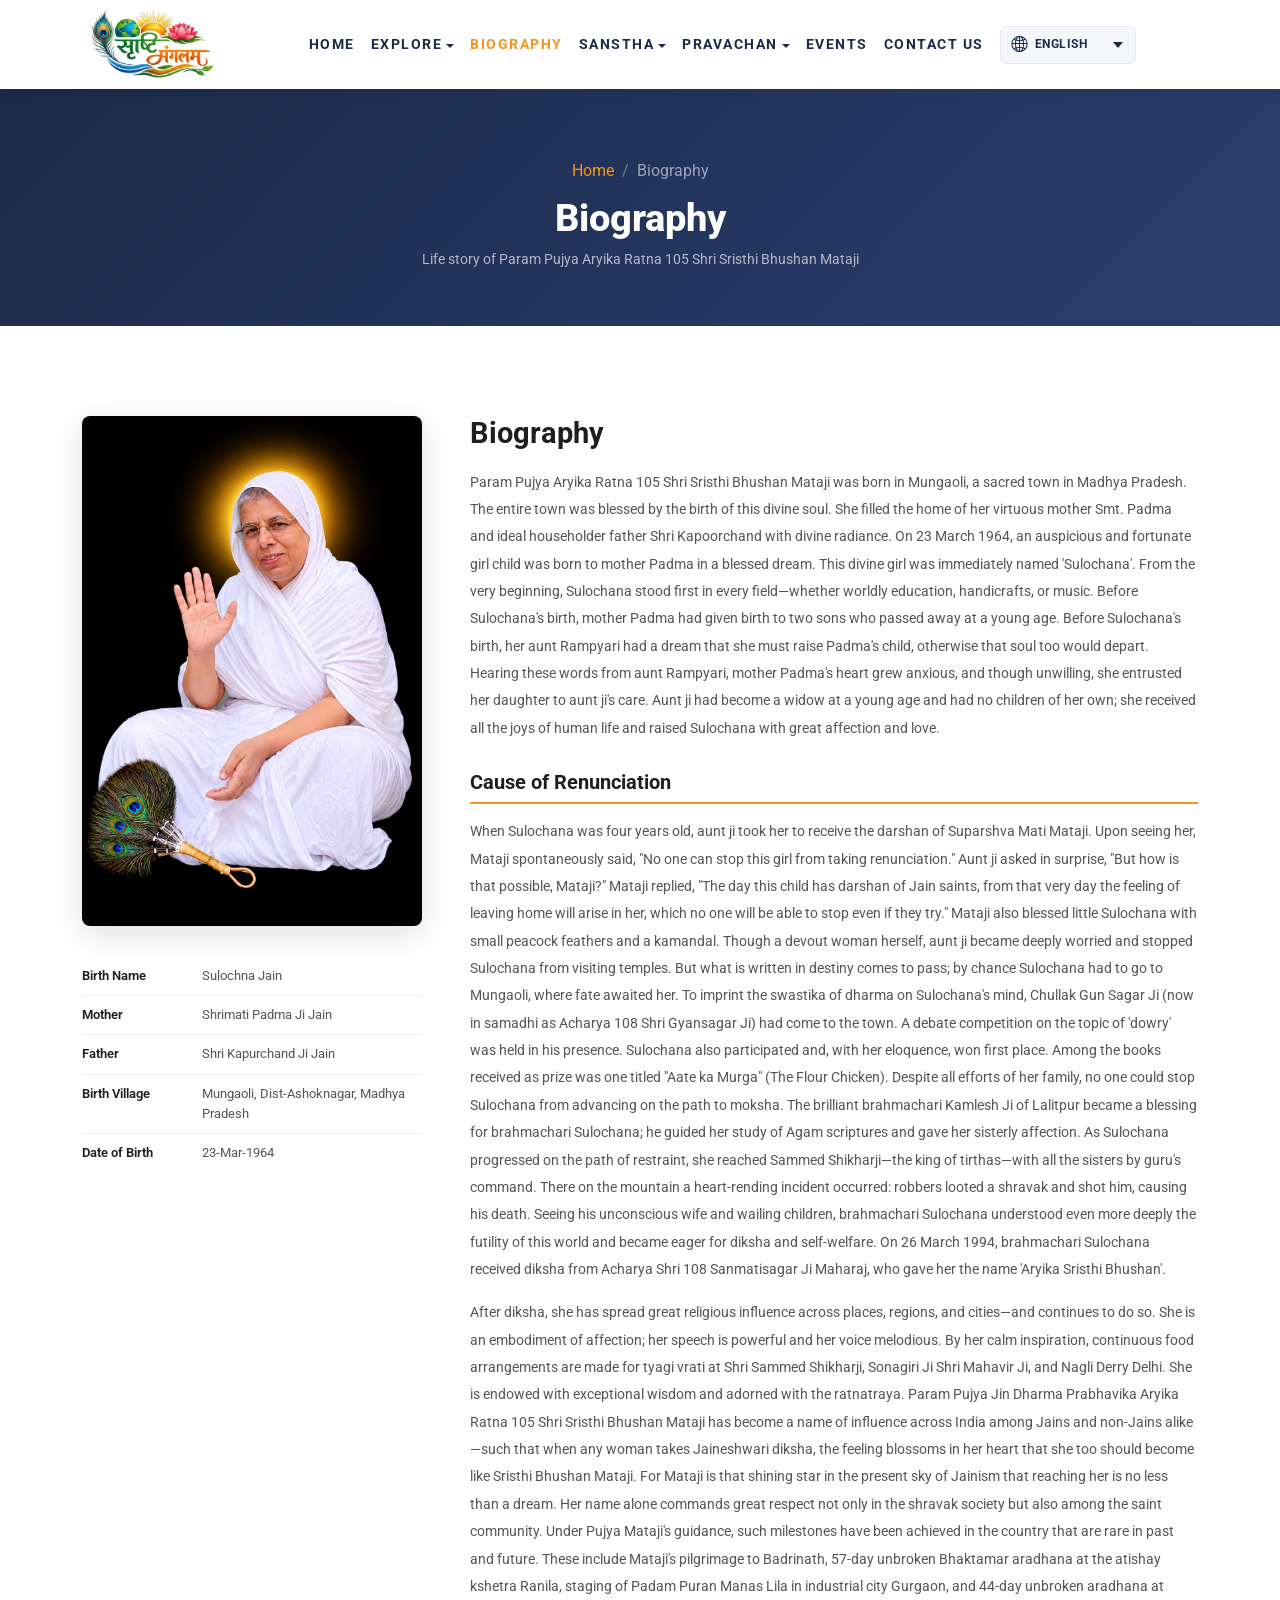
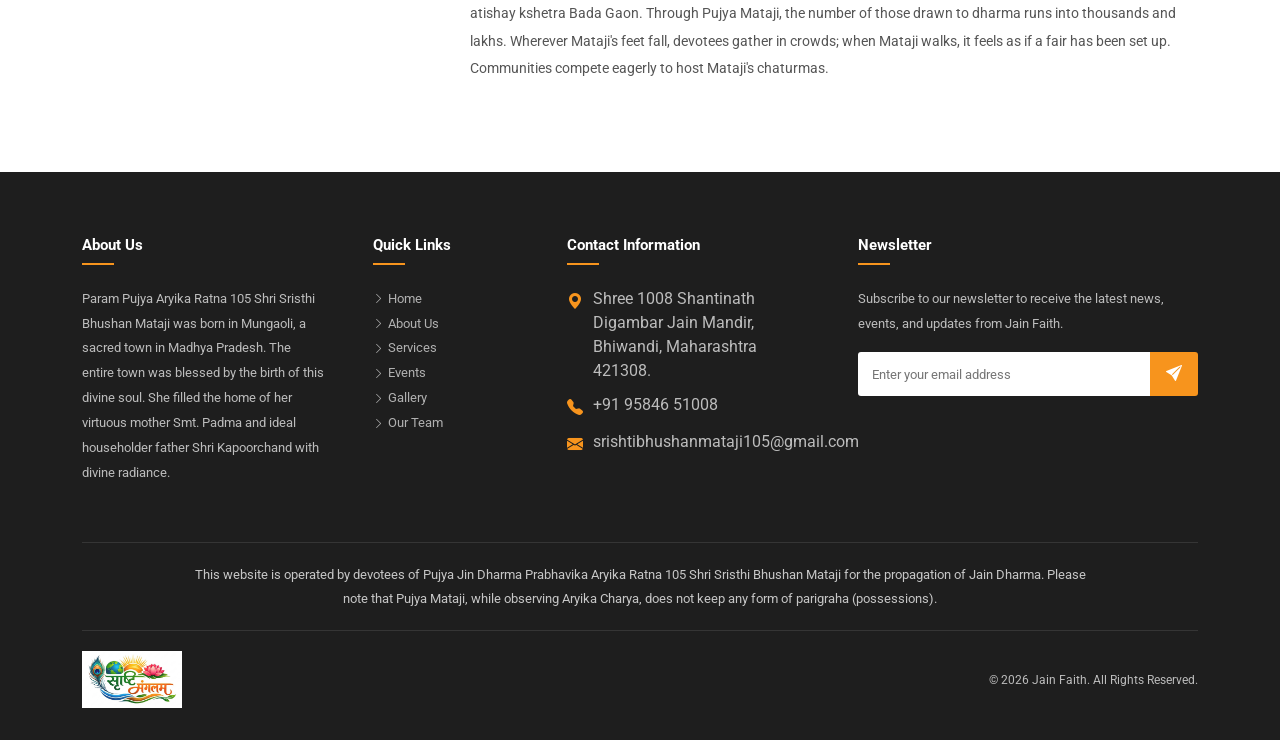
<file: about.html>
<!DOCTYPE html>
<html lang="en">
<head>
  <meta charset="UTF-8" />
  <meta name="viewport" content="width=device-width, initial-scale=1.0" />
  <title>Srishti Bhushan Mataji</title>
  <link rel="icon" type="image/jpeg" href="assets/images/logo/logo.jpeg" />

  <link href="https://cdn.jsdelivr.net/npm/bootstrap@5.3.3/dist/css/bootstrap.min.css" rel="stylesheet" />
  <link href="https://cdn.jsdelivr.net/npm/bootstrap-icons@1.11.3/font/bootstrap-icons.min.css" rel="stylesheet" />
  <link rel="preconnect" href="https://fonts.googleapis.com" />
  <link rel="preconnect" href="https://fonts.gstatic.com" crossorigin />
  <link href="https://fonts.googleapis.com/css2?family=Roboto:ital,wght@0,100..900;1,100..900&display=swap" rel="stylesheet" />
  <link href="https://fonts.googleapis.com/css2?family=Noto+Sans+Devanagari:wght@400;500;600;700&display=swap" rel="stylesheet" />
  <link href="assets/css/lang-switcher.css" rel="stylesheet" />
  <link href="assets/css/sanstha-menu.css" rel="stylesheet" />
  <script>document.documentElement.lang=localStorage.getItem('site-lang')||'en';</script>

  <style>
    :root {
      --orange: #f7941d;
      --dark:   #1e1e1e;
      --navy:   #1a2a4a;
      --gray-bg:#f5f5f5;
      --text:   #555;
    }

    * { box-sizing: border-box; }
    body { font-family: 'Roboto', 'Noto Sans Devanagari', sans-serif; font-optical-sizing: auto; font-variation-settings: "wdth" 100; color: var(--text); overflow-x: hidden; }
    a    { text-decoration: none; }
    h1,h2,h3,h4,h5 { color: var(--dark); }

    .navbar {
      background: #fff;
      box-shadow: 0 2px 10px rgba(0,0,0,.08);
      padding: 0;
    }
    .navbar-brand img { width: 140px; height: auto; object-fit: contain; }
    .navbar-nav .nav-link {
      font-size: .85rem; font-weight: 700; color: var(--navy);
      padding: 28px 22px; letter-spacing: 1.5px;
      text-transform: uppercase; transition: color .2s;
    }
    .navbar-nav .nav-link:hover,
    .navbar-nav .nav-link.active { color: var(--orange); }
    .navbar-nav .dropdown-toggle::after { vertical-align: middle; margin-left: 4px; }
    .dropdown-menu {
      border: none; border-top: 3px solid var(--orange);
      border-radius: 0 0 4px 4px;
      box-shadow: 0 8px 24px rgba(0,0,0,.1);
      min-width: 180px; padding: 8px 0;
    }
    .dropdown-item {
      font-size: .78rem; font-weight: 600;
      letter-spacing: .8px; text-transform: uppercase;
      color: var(--navy); padding: 9px 20px;
      transition: color .2s, background .2s;
    }
    .dropdown-item:hover { color: var(--orange); background: #fdf6ee; }

    .page-hero {
      background: linear-gradient(135deg, var(--navy) 0%, #2c3e6e 100%);
      padding: 70px 0 55px;
      text-align: center;
    }
    .page-hero h1 { color: #fff; font-size: 2.4rem; font-weight: 800; margin-bottom: 8px; }
    .page-hero p  { color: rgba(255,255,255,.65); font-size: .9rem; margin: 0; }
    .breadcrumb   { background: transparent; justify-content: center; margin-bottom: 12px; }
    .breadcrumb-item a { color: var(--orange); }
    .breadcrumb-item.active { color: rgba(255,255,255,.55); }
    .breadcrumb-item + .breadcrumb-item::before { color: rgba(255,255,255,.35); }

    .about-section { padding: 90px 0; background: #fff; }
    .about-img-wrap {
      display: inline-block;
      border-radius: 8px;
      overflow: hidden;
      box-shadow: 0 8px 32px rgba(0,0,0,.12);
    }
    .about-img-wrap img {
      width: 100%;
      max-width: 420px;
      display: block;
      object-fit: cover;
    }
    .bio-details {
      margin-top: 24px;
      text-align: left;
      max-width: 420px;
      margin-left: auto;
      margin-right: auto;
    }
    .bio-details h3 {
      font-size: 1.1rem;
      font-weight: 700;
      color: var(--dark);
      margin-bottom: 14px;
      padding-bottom: 8px;
      border-bottom: 2px solid var(--orange);
      text-align: center;
    }
    .bio-details dl { margin: 0; }
    .bio-detail-row {
      display: flex;
      gap: 12px;
      padding: 9px 0;
      border-bottom: 1px solid #eee;
      font-size: .84rem;
      line-height: 1.5;
    }
    .bio-detail-row:last-child { border-bottom: none; }
    .bio-detail-row dt {
      flex: 0 0 108px;
      font-weight: 600;
      color: var(--dark);
      margin: 0;
    }
    .bio-detail-row dd {
      margin: 0;
      color: var(--text);
    }
    .about-text h2 { font-size: 1.8rem; font-weight: 700; margin-bottom: 18px; }
    .about-text p  { font-size: .9rem; line-height: 1.9; margin-bottom: 16px; }
    .bio-subheading {
      font-size: 1.25rem;
      font-weight: 700;
      color: var(--dark);
      margin: 28px 0 14px;
      padding-bottom: 8px;
      border-bottom: 2px solid var(--orange);
    }
    .biography-content p:last-child { margin-bottom: 0; }

    .footer {
      background: #1e1e1e;
      color: rgba(255,255,255,.7);
      padding: 64px 0 32px;
    }
    .footer h5 {
      color: #fff; font-size: .95rem; font-weight: 700;
      margin-bottom: 22px; position: relative; padding-bottom: 10px;
    }
    .footer h5::after {
      content: ''; position: absolute; left: 0; bottom: 0;
      width: 32px; height: 2px; background: var(--orange);
    }
    .footer p, .footer li { font-size: .82rem; line-height: 1.9; }
    .footer ul { list-style: none; padding: 0; margin: 0; }
    .footer ul li a { color: rgba(255,255,255,.65); font-size: .82rem; transition: color .2s; }
    .footer ul li a:hover { color: var(--orange); }
    .footer .contact-item { display: flex; gap: 10px; align-items: flex-start; margin-bottom: 10px; }
    .footer .contact-item i { color: var(--orange); margin-top: 3px; flex-shrink: 0; }
    .newsletter-form { display: flex; margin-top: 14px; }
    .newsletter-form input {
      flex: 1; padding: 10px 14px; border: none;
      border-radius: 3px 0 0 3px; font-size: .82rem; outline: none;
    }
    .newsletter-form button {
      background: var(--orange); color: #fff; border: none;
      padding: 10px 16px; border-radius: 0 3px 3px 0;
      cursor: pointer; transition: background .2s;
    }
    .newsletter-form button:hover { background: #e0840f; }
    .footer-disclaimer {
      border-top: 1px solid rgba(255,255,255,.1);
      margin-top: 40px; padding-top: 20px;
      text-align: center;
    }
    .footer-disclaimer p {
      margin: 0 auto;
      font-size: .82rem; line-height: 1.8;
      color: rgba(255,255,255,.75);
      max-width: 900px;
    }
    .footer-bottom {
      border-top: 1px solid rgba(255,255,255,.1);
      margin-top: 20px; padding-top: 20px;
      display: flex; align-items: center;
      justify-content: space-between; flex-wrap: wrap; gap: 12px;
    }
    .footer-bottom p { margin: 0; font-size: .78rem; }
    .footer-logo { display: flex; align-items: center; gap: 8px; color: #fff; font-weight: 700; }
    .footer-logo img { width: 100px; height: auto; object-fit: contain; mix-blend-mode: lighten; }

    .anim-fade-up {
      opacity: 0; transform: translateY(40px);
      transition: opacity .6s ease, transform .6s ease;
    }
    .anim-fade-left {
      opacity: 0; transform: translateX(-45px);
      transition: opacity .65s ease, transform .65s ease;
    }
    .anim-fade-up.animate-in,
    .anim-fade-left.animate-in { opacity: 1; transform: none; }

    @media (max-width: 991px) {
      .about-img-wrap img { max-width: 100%; margin-bottom: 30px; }
    }
  </style>
</head>
<body data-i18n-title="title.about">


<!-- ══════════════════════ NAVBAR ══════════════════════ -->
<nav class="navbar navbar-expand-lg sticky-top">
  <div class="container">
    <a class="navbar-brand" href="index.html">
      <img src="assets/images/logo/logo.jpeg" alt="Logo" />
    </a>
    <button class="navbar-toggler" type="button" data-bs-toggle="collapse" data-bs-target="#navMenu">
      <span class="navbar-toggler-icon"></span>
    </button>
    <div class="collapse navbar-collapse" id="navMenu">
      <ul class="navbar-nav mx-auto mb-2 mb-lg-0">
        <li class="nav-item"><a class="nav-link" href="index.html" data-i18n="nav.home">Home</a></li>
        <li class="nav-item dropdown">
          <a class="nav-link dropdown-toggle" href="#" data-bs-toggle="dropdown" data-i18n="nav.explore">Explore</a>
          <ul class="dropdown-menu">
            <li hidden><a class="dropdown-item" href="#" data-i18n="nav.sangh">Sangh</a></li>
            <li><a class="dropdown-item" href="chaturmas.html" data-i18n="nav.chaturmas">Chaturmas</a></li>
            <li hidden><a class="dropdown-item" href="#" data-i18n="nav.granth">Granth</a></li>
          </ul>
        </li>
        <li class="nav-item"><a class="nav-link active" href="about.html" data-i18n="nav.biography">Biography</a></li>
        <li class="nav-item dropdown">
          <a class="nav-link dropdown-toggle" href="#" data-bs-toggle="dropdown" aria-expanded="false" data-i18n="nav.sanstha">Sanstha</a>
          <ul class="dropdown-menu sanstha-menu">
            <li><a class="dropdown-item" href="sristhi-mangalam-foundation.html" data-i18n="svc.madhuban.title">Sristhi Mangalam Foundation, Shikhar Ji Madhuban</a></li>
            <li><a class="dropdown-item" href="sristhi-mangalam-seva-samiti.html" data-i18n="svc.seva.title">Sristhi Mangalam Seva Samiti (Reg.)</a></li>
            <li><a class="dropdown-item" href="adinath-sristhi-dharma-prabhavana-samiti.html" data-i18n="svc.adinath.title">Shri Adinath Sristhi Dharma Prabhavana Samiti, Sammed Shikhar Ji</a></li>
            <li><a class="dropdown-item" href="sristhi-mangalam-samiti-mahavir-ji.html" data-i18n="svc.mahavir.title">Sristhi Mangalam Samiti, Shri Mahavir Ji</a></li>
            <li><a class="dropdown-item" href="aadi-sristhi-cancer-trust.html" data-i18n="svc.cancer.title">Aadi Sristhi Cancer Trust</a></li>
            <li><a class="dropdown-item" href="nijashray.html" data-i18n="svc.nijashray.title">Nijashray</a></li>
          </ul>
        </li>
        <li class="nav-item dropdown">
          <a class="nav-link dropdown-toggle" href="#" data-bs-toggle="dropdown" data-i18n="nav.pravachan">Pravachan</a>
          <ul class="dropdown-menu">
            <li><a class="dropdown-item" href="pravachan.html?tab=video" data-i18n="nav.video">Video</a></li>
            <li><a class="dropdown-item" href="pravachan.html?tab=shorts" data-i18n="nav.shorts">Shorts</a></li>
          </ul>
        </li>
        <li class="nav-item"><a class="nav-link" href="events.html" data-i18n="nav.events">Events</a></li>
        <li class="nav-item"><a class="nav-link" href="contact.html" data-i18n="nav.contact">Contact Us</a></li>
        <li class="nav-item lang-switcher">
          <div class="lang-select-wrap">
            <i class="bi bi-globe2" aria-hidden="true"></i>
            <select id="langSelect" class="lang-select" aria-label="Select language">
              <option value="en">English</option>
              <option value="hi">हिंदी</option>
            </select>
          </div>
        </li>
      </ul>
    </div>
  </div>
</nav>

<!-- ══════════════════════ PAGE HERO ══════════════════════ -->
<section class="page-hero">
  <div class="container">
    <nav aria-label="breadcrumb">
      <ol class="breadcrumb">
        <li class="breadcrumb-item"><a href="index.html" data-i18n="nav.home">Home</a></li>
        <li class="breadcrumb-item active" data-i18n="breadcrumb.biography">Biography</li>
      </ol>
    </nav>
    <h1 data-i18n="about.heading">Biography</h1>
    <p data-i18n="about.heroSub">A few words about Param Pujya Aryika Ratna Shri Sristhi Bhushan Mataji</p>
  </div>
</section>

<!-- ══════════════════════ ABOUT CONTENT ══════════════════════ -->
<section class="about-section">
  <div class="container">
    <div class="row align-items-start g-5">
      <div class="col-lg-4 text-center anim-fade-left">
        <div class="about-img-wrap">
          <img
            src="assets/images/slide_img/sristhi.png"
            alt="Sristhi"
          />
        </div>
        <div class="bio-details">
          <!-- <h3 data-i18n="about.bioDetails.title">जीवनी</h3> -->
          <dl>
            <div class="bio-detail-row">
              <dt data-i18n="about.bioDetails.birthNameLabel">जन्म नाम</dt>
              <dd data-i18n="about.bioDetails.birthName">Sulochna Jain</dd>
            </div>
            <div class="bio-detail-row">
              <dt data-i18n="about.bioDetails.motherLabel">माता</dt>
              <dd data-i18n="about.bioDetails.mother">Shrimati Padma Ji Jain</dd>
            </div>
            <div class="bio-detail-row">
              <dt data-i18n="about.bioDetails.fatherLabel">पिता</dt>
              <dd data-i18n="about.bioDetails.father">Shri Kapurchand Ji Jain</dd>
            </div>
            <div class="bio-detail-row">
              <dt data-i18n="about.bioDetails.birthPlaceLabel">जन्म ग्राम</dt>
              <dd data-i18n="about.bioDetails.birthPlace">Mungaoli, Dist-Ashoknagar, Madhya Pradesh</dd>
            </div>
            <div class="bio-detail-row">
              <dt data-i18n="about.bioDetails.birthDateLabel">जन्म दिनांक</dt>
              <dd data-i18n="about.bioDetails.birthDate">23-Mar-1964</dd>
            </div>
          </dl>
        </div>
      </div>
      <div class="col-lg-8 about-text anim-fade-up">
        <h2 data-i18n="about.heading">Biography</h2>
        <div class="biography-content">
          <p data-i18n="about.textShort">परम पूज्य आर्यिका रत्न 105 श्री सृष्टी भूषण माताजी का जन्म मध्य प्रदेश की पावन धरा पर बसने वाले मुंगावली में हुआ।</p>
          <h3 class="bio-subheading" data-i18n="about.part2Title">वैराग का कारण</h3>
          <p data-i18n="about.part2">जब सुलोचना 4 वर्ष की थी तो ताई जी सुपार्श्व मति माताजी के दर्शनों के लिए उन्हें उनके पास लेकर गई...</p>
          <p data-i18n="about.part3">दीक्षा के उपरांत उन्होंने जगह-जगह, अनेक प्रांतों, नगरों में महती धर्म प्रभावना की और कर रही हैं।</p>
        </div>
      </div>
    </div>
  </div>
</section>

<!-- ══════════════════════ FOOTER ══════════════════════ -->
<footer class="footer">
  <div class="container">
    <div class="row g-5">
      <div class="col-lg-3 col-md-6">
        <h5 data-i18n="footer.aboutTitle">About Us</h5>
        <p data-i18n="footer.aboutText">Param Pujya Aryika Ratna 105 Shri Sristhi Bhushan Mataji was born in Mungaoli, a sacred town in Madhya Pradesh. The entire town was blessed by the birth of this divine soul. She filled the home of her virtuous mother Smt. Padma and ideal householder father Shri Kapoorchand with divine radiance.</p>
      </div>
      <div class="col-lg-2 col-md-6">
        <h5 data-i18n="footer.quickLinks">Quick Links</h5>
        <ul>
          <li><a href="index.html"><i class="bi bi-chevron-right me-1" style="font-size:.7rem"></i><span data-i18n="footer.link.home">Home</span></a></li>
          <li><a href="about.html"><i class="bi bi-chevron-right me-1" style="font-size:.7rem"></i><span data-i18n="footer.link.about">About Us</span></a></li>
          <li><a href="sanstha.html#services"><i class="bi bi-chevron-right me-1" style="font-size:.7rem"></i><span data-i18n="footer.link.services">Services</span></a></li>
          <li><a href="events.html"><i class="bi bi-chevron-right me-1" style="font-size:.7rem"></i><span data-i18n="footer.link.blog">Events</span></a></li>
          <li><a href="index.html#gallery"><i class="bi bi-chevron-right me-1" style="font-size:.7rem"></i><span data-i18n="footer.link.gallery">Gallery</span></a></li>
          <li><a href="index.html#team"><i class="bi bi-chevron-right me-1" style="font-size:.7rem"></i><span data-i18n="footer.link.team">Our Team</span></a></li>
        </ul>
      </div>
      <div class="col-lg-3 col-md-6">
        <h5 data-i18n="footer.contactInfo">Contact Information</h5>
        <div class="contact-item"><i class="bi bi-geo-alt-fill"></i><span data-i18n="site.address"></span></div>
        <div class="contact-item"><i class="bi bi-telephone-fill"></i><span data-config-text="phone"></span></div>
        <div class="contact-item"><i class="bi bi-envelope-fill"></i><span data-config-text="email"></span></div>
      </div>
      <div class="col-lg-4 col-md-6">
        <h5 data-i18n="footer.newsletter">Newsletter</h5>
        <p data-i18n="footer.newsletterText">Subscribe to our newsletter to receive the latest news, events, and updates from Jain Faith.</p>
        <div class="newsletter-form">
          <input type="email" data-i18n-placeholder="footer.ph.email" placeholder="Enter your email address" />
          <button type="submit"><i class="bi bi-send-fill"></i></button>
        </div>
      </div>
    </div>
    <div class="footer-disclaimer">
      <p data-i18n="footer.disclaimer">यह वेबसाइट पूज्य जिनधर्म प्रभाविका आर्यिका रत्न 105 श्री सृष्टि भूषण माता जी के भक्तों द्वारा जिन धर्म की प्रभावना हेतु चलाई जा रही है। ध्यान रहे, पूज्य माता जी आर्यिका चर्या पालन करते हुए किसी भी प्रकार के परिग्रह को अपने पास नहीं रखती हैं।</p>
    </div>
    <div class="footer-bottom">
      <div class="footer-logo">
        <img src="assets/images/logo/logo.jpeg" alt="Logo" />
      </div>
      <p data-i18n="footer.copyright">&copy; 2026 Jain Faith. All Rights Reserved.</p>
    </div>
  </div>
</footer>

<script src="https://cdn.jsdelivr.net/npm/bootstrap@5.3.3/dist/js/bootstrap.bundle.min.js"></script>
<script src="assets/js/site-config.js"></script>
<script src="assets/js/translations.js"></script>
<script src="assets/js/biography.js"></script>
<script src="assets/js/i18n.js"></script>
<script>
  const observer = new IntersectionObserver((entries) => {
    entries.forEach(entry => {
      if (entry.isIntersecting) {
        entry.target.classList.add('animate-in');
        observer.unobserve(entry.target);
      }
    });
  }, { threshold: 0.15 });

  document.querySelectorAll('.anim-fade-up, .anim-fade-left').forEach(el => observer.observe(el));
</script>
</body>
</html>
</file>
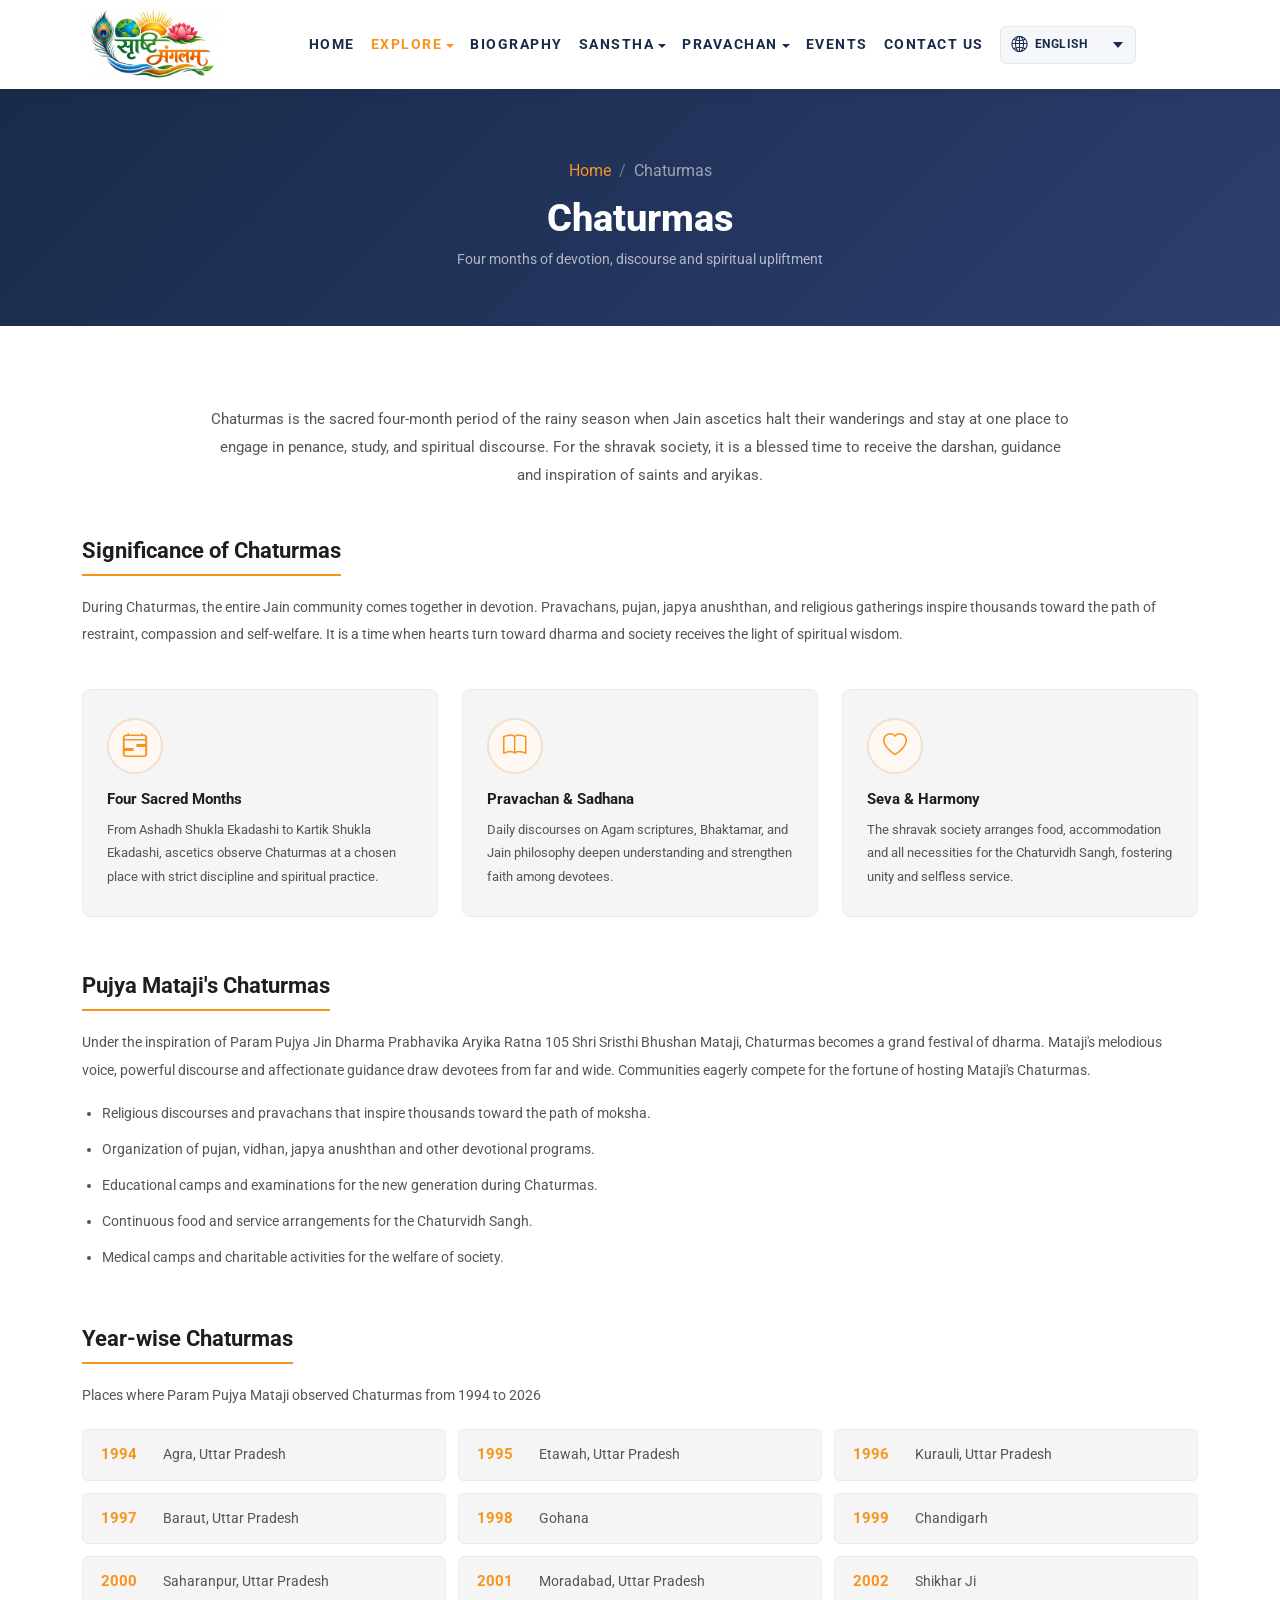
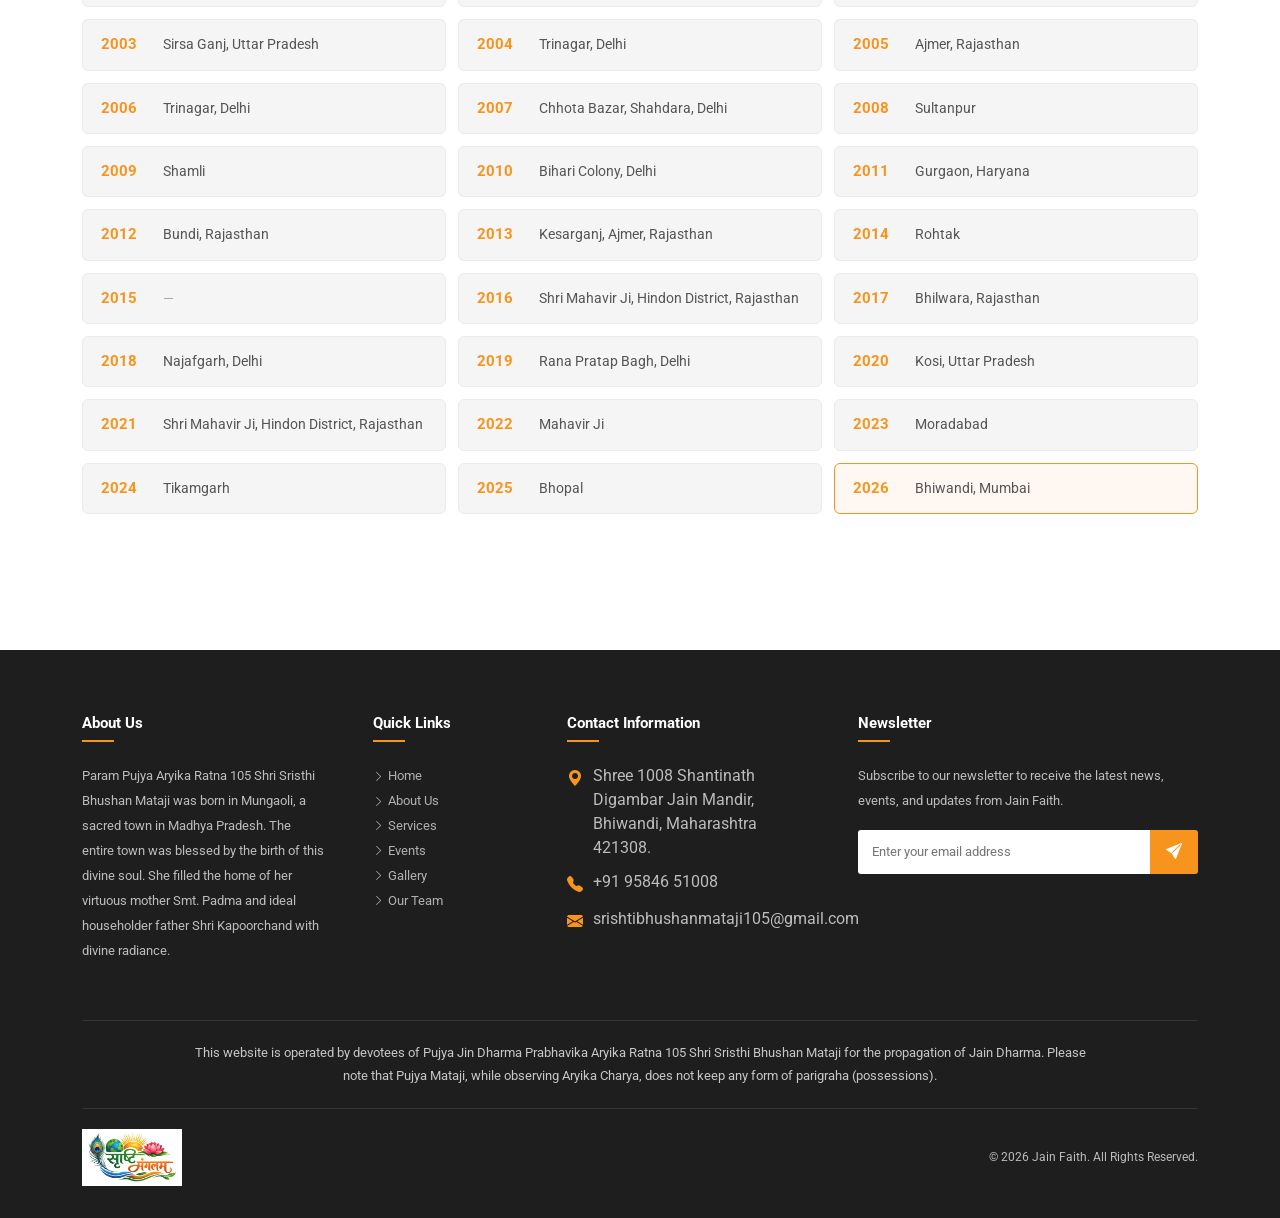
<file: chaturmas.html>
<!DOCTYPE html>
<html lang="en">
<head>
  <meta charset="UTF-8" />
  <meta name="viewport" content="width=device-width, initial-scale=1.0" />
  <title>Chaturmas: Srishti Bhushan Mataji</title>
  <link rel="icon" type="image/jpeg" href="assets/images/logo/logo.jpeg" />

  <link href="https://cdn.jsdelivr.net/npm/bootstrap@5.3.3/dist/css/bootstrap.min.css" rel="stylesheet" />
  <link href="https://cdn.jsdelivr.net/npm/bootstrap-icons@1.11.3/font/bootstrap-icons.min.css" rel="stylesheet" />
  <link rel="preconnect" href="https://fonts.googleapis.com" />
  <link rel="preconnect" href="https://fonts.gstatic.com" crossorigin />
  <link href="https://fonts.googleapis.com/css2?family=Roboto:ital,wght@0,100..900;1,100..900&display=swap" rel="stylesheet" />
  <link href="https://fonts.googleapis.com/css2?family=Noto+Sans+Devanagari:wght@400;500;600;700&display=swap" rel="stylesheet" />
  <link href="assets/css/lang-switcher.css" rel="stylesheet" />
  <link href="assets/css/sanstha-menu.css" rel="stylesheet" />
  <script>document.documentElement.lang=localStorage.getItem('site-lang')||'en';</script>

  <style>
    :root {
      --orange: #f7941d;
      --dark:   #1e1e1e;
      --navy:   #1a2a4a;
      --gray-bg:#f5f5f5;
      --text:   #555;
    }

    * { box-sizing: border-box; }
    body { font-family: 'Roboto', 'Noto Sans Devanagari', sans-serif; font-optical-sizing: auto; font-variation-settings: "wdth" 100; color: var(--text); overflow-x: hidden; }
    a    { text-decoration: none; }
    h1,h2,h3,h4,h5 { color: var(--dark); }

    .navbar { background: #fff; box-shadow: 0 2px 10px rgba(0,0,0,.08); padding: 0; }
    .navbar-brand img { width: 140px; height: auto; object-fit: contain; }
    .navbar-nav .nav-link {
      font-size: .85rem; font-weight: 700; color: var(--navy);
      padding: 28px 22px; letter-spacing: 1.5px;
      text-transform: uppercase; transition: color .2s;
    }
    .navbar-nav .nav-link:hover,
    .navbar-nav .nav-link.active { color: var(--orange); }
    .navbar-nav .dropdown-toggle::after { vertical-align: middle; margin-left: 4px; }
    .dropdown-menu {
      border: none; border-top: 3px solid var(--orange);
      border-radius: 0 0 4px 4px; box-shadow: 0 8px 24px rgba(0,0,0,.1);
      min-width: 180px; padding: 8px 0;
    }
    .dropdown-item {
      font-size: .78rem; font-weight: 600; letter-spacing: .8px;
      text-transform: uppercase; color: var(--navy); padding: 9px 20px;
      transition: color .2s, background .2s;
    }
    .dropdown-item:hover,
    .dropdown-item.active { color: var(--orange); background: #fdf6ee; }

    .page-hero {
      background: linear-gradient(135deg, var(--navy) 0%, #2c3e6e 100%);
      padding: 70px 0 55px; text-align: center;
    }
    .page-hero h1 { color: #fff; font-size: 2.4rem; font-weight: 800; margin-bottom: 8px; }
    .page-hero p  { color: rgba(255,255,255,.65); font-size: .9rem; margin: 0; }
    .breadcrumb { background: transparent; justify-content: center; margin-bottom: 12px; }
    .breadcrumb-item a { color: var(--orange); }
    .breadcrumb-item.active { color: rgba(255,255,255,.55); }
    .breadcrumb-item + .breadcrumb-item::before { color: rgba(255,255,255,.35); }

    .chaturmas-section { padding: 80px 0; background: #fff; }
    .chaturmas-intro {
      max-width: 860px;
      margin: 0 auto 48px;
      text-align: center;
      font-size: .92rem;
      line-height: 1.9;
    }
    .section-subtitle {
      font-size: 1.35rem;
      font-weight: 700;
      margin-bottom: 18px;
      padding-bottom: 10px;
      border-bottom: 2px solid var(--orange);
      display: inline-block;
    }
    .chaturmas-block { margin-bottom: 56px; }
    .chaturmas-block p {
      font-size: .9rem;
      line-height: 1.9;
      margin-bottom: 16px;
    }
    .chaturmas-card {
      background: var(--gray-bg);
      border-radius: 8px;
      padding: 28px 24px;
      height: 100%;
      border: 1px solid #ebebeb;
      transition: box-shadow .3s ease, border-color .3s ease;
    }
    .chaturmas-card:hover {
      border-color: rgba(247,148,29,.35);
      box-shadow: 0 8px 24px rgba(247,148,29,.12);
    }
    .chaturmas-card .icon {
      width: 56px; height: 56px;
      border-radius: 50%;
      background: #fff8f2;
      border: 2px solid #f0e0cf;
      display: flex; align-items: center; justify-content: center;
      margin-bottom: 16px;
    }
    .chaturmas-card .icon i {
      font-size: 1.5rem;
      color: var(--orange);
    }
    .chaturmas-card h5 {
      font-size: .95rem;
      font-weight: 700;
      margin-bottom: 10px;
    }
    .chaturmas-card p {
      font-size: .84rem;
      line-height: 1.75;
      margin: 0;
    }
    .chaturmas-list {
      padding-left: 1.25rem;
      margin: 0;
    }
    .chaturmas-list li {
      font-size: .88rem;
      line-height: 1.85;
      margin-bottom: 10px;
    }
    .location-card {
      background: #fff;
      border: 1px solid #ebebeb;
      border-radius: 8px;
      padding: 24px;
      height: 100%;
      box-shadow: 0 2px 12px rgba(0,0,0,.04);
      transition: box-shadow .3s ease, border-color .3s ease;
    }
    .location-card:hover {
      border-color: rgba(247,148,29,.35);
      box-shadow: 0 8px 28px rgba(247,148,29,.12);
    }
    .location-card h5 {
      font-size: 1rem;
      font-weight: 700;
      color: var(--orange);
      margin-bottom: 12px;
    }
    .location-card p {
      font-size: .85rem;
      line-height: 1.8;
      margin: 0;
    }
    .chaturmas-years-grid {
      display: grid;
      grid-template-columns: repeat(auto-fill, minmax(300px, 1fr));
      gap: 12px;
      margin-top: 20px;
    }
    .year-row {
      display: flex;
      align-items: flex-start;
      gap: 14px;
      background: var(--gray-bg);
      border: 1px solid #ebebeb;
      border-radius: 6px;
      padding: 14px 18px;
      transition: border-color .2s, box-shadow .2s;
    }
    .year-row:hover {
      border-color: rgba(247,148,29,.4);
      box-shadow: 0 4px 14px rgba(247,148,29,.1);
    }
    .year-row.current {
      border-color: var(--orange);
      background: #fff8f2;
    }
    .year-label {
      flex: 0 0 48px;
      font-weight: 700;
      font-size: .92rem;
      color: var(--orange);
      line-height: 1.4;
    }
    .year-location {
      font-size: .86rem;
      line-height: 1.55;
      color: var(--text);
    }
    .year-row-empty .year-location {
      color: #aaa;
    }

    .footer {
      background: #1e1e1e; color: rgba(255,255,255,.7); padding: 64px 0 32px;
    }
    .footer h5 {
      color: #fff; font-size: .95rem; font-weight: 700;
      margin-bottom: 22px; position: relative; padding-bottom: 10px;
    }
    .footer h5::after {
      content: ''; position: absolute; left: 0; bottom: 0;
      width: 32px; height: 2px; background: var(--orange);
    }
    .footer p, .footer li { font-size: .82rem; line-height: 1.9; }
    .footer ul { list-style: none; padding: 0; margin: 0; }
    .footer ul li a { color: rgba(255,255,255,.65); font-size: .82rem; transition: color .2s; }
    .footer ul li a:hover { color: var(--orange); }
    .footer .contact-item { display: flex; gap: 10px; align-items: flex-start; margin-bottom: 10px; }
    .footer .contact-item i { color: var(--orange); margin-top: 3px; flex-shrink: 0; }
    .newsletter-form { display: flex; margin-top: 14px; }
    .newsletter-form input {
      flex: 1; padding: 10px 14px; border: none;
      border-radius: 3px 0 0 3px; font-size: .82rem; outline: none;
    }
    .newsletter-form button {
      background: var(--orange); color: #fff; border: none;
      padding: 10px 16px; border-radius: 0 3px 3px 0; cursor: pointer;
    }
    .footer-disclaimer {
      border-top: 1px solid rgba(255,255,255,.1);
      margin-top: 40px; padding-top: 20px;
      text-align: center;
    }
    .footer-disclaimer p {
      margin: 0 auto;
      font-size: .82rem; line-height: 1.8;
      color: rgba(255,255,255,.75);
      max-width: 900px;
    }
    .footer-bottom {
      border-top: 1px solid rgba(255,255,255,.1);
      margin-top: 20px; padding-top: 20px;
      display: flex; align-items: center; justify-content: space-between;
      flex-wrap: wrap; gap: 12px;
    }
    .footer-bottom p { margin: 0; font-size: .78rem; }
    .footer-logo img { width: 100px; height: auto; object-fit: contain; mix-blend-mode: lighten; }

    .anim-fade-up {
      opacity: 0; transform: translateY(40px);
      transition: opacity .6s ease, transform .6s ease;
    }
    .anim-fade-up.animate-in { opacity: 1; transform: none; }
    [data-delay="1"] { transition-delay: .15s !important; }
    [data-delay="2"] { transition-delay: .30s !important; }
  </style>
</head>
<body data-i18n-title="title.chaturmas">


<nav class="navbar navbar-expand-lg sticky-top">
  <div class="container">
    <a class="navbar-brand" href="index.html">
      <img src="assets/images/logo/logo.jpeg" alt="Logo" />
    </a>
    <button class="navbar-toggler" type="button" data-bs-toggle="collapse" data-bs-target="#navMenu">
      <span class="navbar-toggler-icon"></span>
    </button>
    <div class="collapse navbar-collapse" id="navMenu">
      <ul class="navbar-nav mx-auto mb-2 mb-lg-0">
        <li class="nav-item"><a class="nav-link" href="index.html" data-i18n="nav.home">Home</a></li>
        <li class="nav-item dropdown">
          <a class="nav-link dropdown-toggle active" href="#" data-bs-toggle="dropdown" data-i18n="nav.explore">Explore</a>
          <ul class="dropdown-menu">
            <li hidden><a class="dropdown-item" href="#" data-i18n="nav.sangh">Sangh</a></li>
            <li><a class="dropdown-item active" href="chaturmas.html" data-i18n="nav.chaturmas">Chaturmas</a></li>
            <li hidden><a class="dropdown-item" href="#" data-i18n="nav.granth">Granth</a></li>
          </ul>
        </li>
        <li class="nav-item"><a class="nav-link" href="about.html" data-i18n="nav.biography">Biography</a></li>
        <li class="nav-item dropdown">
          <a class="nav-link dropdown-toggle" href="#" data-bs-toggle="dropdown" aria-expanded="false" data-i18n="nav.sanstha">Sanstha</a>
          <ul class="dropdown-menu sanstha-menu">
            <li><a class="dropdown-item" href="sristhi-mangalam-foundation.html" data-i18n="svc.madhuban.title">Sristhi Mangalam Foundation, Shikhar Ji Madhuban</a></li>
            <li><a class="dropdown-item" href="sristhi-mangalam-seva-samiti.html" data-i18n="svc.seva.title">Sristhi Mangalam Seva Samiti (Reg.)</a></li>
            <li><a class="dropdown-item" href="adinath-sristhi-dharma-prabhavana-samiti.html" data-i18n="svc.adinath.title">Shri Adinath Sristhi Dharma Prabhavana Samiti, Sammed Shikhar Ji</a></li>
            <li><a class="dropdown-item" href="sristhi-mangalam-samiti-mahavir-ji.html" data-i18n="svc.mahavir.title">Sristhi Mangalam Samiti, Shri Mahavir Ji</a></li>
            <li><a class="dropdown-item" href="aadi-sristhi-cancer-trust.html" data-i18n="svc.cancer.title">Aadi Sristhi Cancer Trust</a></li>
            <li><a class="dropdown-item" href="nijashray.html" data-i18n="svc.nijashray.title">Nijashray</a></li>
          </ul>
        </li>
        <li class="nav-item dropdown">
          <a class="nav-link dropdown-toggle" href="#" data-bs-toggle="dropdown" data-i18n="nav.pravachan">Pravachan</a>
          <ul class="dropdown-menu">
            <li><a class="dropdown-item" href="pravachan.html?tab=video" data-i18n="nav.video">Video</a></li>
            <li><a class="dropdown-item" href="pravachan.html?tab=shorts" data-i18n="nav.shorts">Shorts</a></li>
          </ul>
        </li>
        <li class="nav-item"><a class="nav-link" href="events.html" data-i18n="nav.events">Events</a></li>
        <li class="nav-item"><a class="nav-link" href="contact.html" data-i18n="nav.contact">Contact Us</a></li>
        <li class="nav-item lang-switcher">
          <div class="lang-select-wrap">
            <i class="bi bi-globe2" aria-hidden="true"></i>
            <select id="langSelect" class="lang-select" aria-label="Select language">
              <option value="en">English</option>
              <option value="hi">हिंदी</option>
            </select>
          </div>
        </li>
      </ul>
    </div>
  </div>
</nav>

<section class="page-hero">
  <div class="container">
    <nav aria-label="breadcrumb">
      <ol class="breadcrumb">
        <li class="breadcrumb-item"><a href="index.html" data-i18n="nav.home">Home</a></li>
        <li class="breadcrumb-item active" data-i18n="breadcrumb.chaturmas">Chaturmas</li>
      </ol>
    </nav>
    <h1 data-i18n="chaturmas.heading">Chaturmas</h1>
    <p data-i18n="chaturmas.heroSub">Four months of devotion, discourse and spiritual upliftment</p>
  </div>
</section>

<section class="chaturmas-section">
  <div class="container">
    <p class="chaturmas-intro anim-fade-up" data-i18n="chaturmas.intro">
      Chaturmas is the sacred four-month period of the rainy season when Jain ascetics halt their wanderings and stay at one place to engage in penance, study, and spiritual discourse. For the shravak society, it is a blessed time to receive the darshan, guidance and inspiration of saints and aryikas.
    </p>

    <div class="chaturmas-block anim-fade-up">
      <h2 class="section-subtitle" data-i18n="chaturmas.significanceTitle">Significance of Chaturmas</h2>
      <p data-i18n="chaturmas.significanceText">
        During Chaturmas, the entire Jain community comes together in devotion. Pravachans, pujan, japya anushthan, and religious gatherings inspire thousands toward the path of restraint, compassion and self-welfare. It is a time when hearts turn toward dharma and society receives the light of spiritual wisdom.
      </p>
      <div class="row g-4 mt-2">
        <div class="col-md-4" data-delay="0">
          <div class="chaturmas-card">
            <div class="icon"><i class="bi bi-calendar4-range"></i></div>
            <h5 data-i18n="chaturmas.card1.title">Four Sacred Months</h5>
            <p data-i18n="chaturmas.card1.text">From Ashadh Shukla Ekadashi to Kartik Shukla Ekadashi, ascetics observe Chaturmas at a chosen place with strict discipline and spiritual practice.</p>
          </div>
        </div>
        <div class="col-md-4" data-delay="1">
          <div class="chaturmas-card">
            <div class="icon"><i class="bi bi-book"></i></div>
            <h5 data-i18n="chaturmas.card2.title">Pravachan &amp; Sadhana</h5>
            <p data-i18n="chaturmas.card2.text">Daily discourses on Agam scriptures, Bhaktamar, and Jain philosophy deepen understanding and strengthen faith among devotees.</p>
          </div>
        </div>
        <div class="col-md-4" data-delay="2">
          <div class="chaturmas-card">
            <div class="icon"><i class="bi bi-heart"></i></div>
            <h5 data-i18n="chaturmas.card3.title">Seva &amp; Harmony</h5>
            <p data-i18n="chaturmas.card3.text">The shravak society arranges food, accommodation and all necessities for the Chaturvidh Sangh, fostering unity and selfless service.</p>
          </div>
        </div>
      </div>
    </div>

    <div class="chaturmas-block anim-fade-up">
      <h2 class="section-subtitle" data-i18n="chaturmas.matajiTitle">Pujya Mataji's Chaturmas</h2>
      <p data-i18n="chaturmas.matajiText">
        Under the inspiration of Param Pujya Jin Dharma Prabhavika Aryika Ratna 105 Shri Sristhi Bhushan Mataji, Chaturmas becomes a grand festival of dharma. Mataji's melodious voice, powerful discourse and affectionate guidance draw devotees from far and wide. Communities eagerly compete for the fortune of hosting Mataji's Chaturmas.
      </p>
      <ul class="chaturmas-list" data-i18n-html="chaturmas.highlights"></ul>
    </div>

    <div class="chaturmas-block anim-fade-up">
      <h2 class="section-subtitle" data-i18n="chaturmas.historyTitle">Year-wise Chaturmas</h2>
      <p data-i18n="chaturmas.historySub">Places where Param Pujya Mataji observed Chaturmas from 1994 to 2026</p>
      <div class="chaturmas-years-grid" id="chaturmasYearsGrid"></div>
    </div>
  </div>
</section>

<footer class="footer">
  <div class="container">
    <div class="row g-5">
      <div class="col-lg-3 col-md-6">
        <h5 data-i18n="footer.aboutTitle">About Us</h5>
        <p data-i18n="footer.aboutText">Param Pujya Aryika Ratna 105 Shri Sristhi Bhushan Mataji was born in Mungaoli, a sacred town in Madhya Pradesh. The entire town was blessed by the birth of this divine soul. She filled the home of her virtuous mother Smt. Padma and ideal householder father Shri Kapoorchand with divine radiance.</p>
      </div>
      <div class="col-lg-2 col-md-6">
        <h5 data-i18n="footer.quickLinks">Quick Links</h5>
        <ul>
          <li><a href="index.html"><i class="bi bi-chevron-right me-1" style="font-size:.7rem"></i><span data-i18n="footer.link.home">Home</span></a></li>
          <li><a href="about.html"><i class="bi bi-chevron-right me-1" style="font-size:.7rem"></i><span data-i18n="footer.link.about">About Us</span></a></li>
          <li><a href="sanstha.html#services"><i class="bi bi-chevron-right me-1" style="font-size:.7rem"></i><span data-i18n="footer.link.services">Services</span></a></li>
          <li><a href="events.html"><i class="bi bi-chevron-right me-1" style="font-size:.7rem"></i><span data-i18n="footer.link.blog">Events</span></a></li>
          <li><a href="index.html#gallery"><i class="bi bi-chevron-right me-1" style="font-size:.7rem"></i><span data-i18n="footer.link.gallery">Gallery</span></a></li>
          <li><a href="index.html#team"><i class="bi bi-chevron-right me-1" style="font-size:.7rem"></i><span data-i18n="footer.link.team">Our Team</span></a></li>
        </ul>
      </div>
      <div class="col-lg-3 col-md-6">
        <h5 data-i18n="footer.contactInfo">Contact Information</h5>
        <div class="contact-item"><i class="bi bi-geo-alt-fill"></i><span data-i18n="site.address"></span></div>
        <div class="contact-item"><i class="bi bi-telephone-fill"></i><span data-config-text="phone"></span></div>
        <div class="contact-item"><i class="bi bi-envelope-fill"></i><span data-config-text="email"></span></div>
      </div>
      <div class="col-lg-4 col-md-6">
        <h5 data-i18n="footer.newsletter">Newsletter</h5>
        <p data-i18n="footer.newsletterText">Subscribe to our newsletter to receive the latest news, events, and updates from Jain Faith.</p>
        <div class="newsletter-form">
          <input type="email" data-i18n-placeholder="footer.ph.email" placeholder="Enter your email address" />
          <button type="submit"><i class="bi bi-send-fill"></i></button>
        </div>
      </div>
    </div>
    <div class="footer-disclaimer">
      <p data-i18n="footer.disclaimer">यह वेबसाइट पूज्य जिनधर्म प्रभाविका आर्यिका रत्न 105 श्री सृष्टि भूषण माता जी के भक्तों द्वारा जिन धर्म की प्रभावना हेतु चलाई जा रही है। ध्यान रहे, पूज्य माता जी आर्यिका चर्या पालन करते हुए किसी भी प्रकार के परिग्रह को अपने पास नहीं रखती हैं।</p>
    </div>
    <div class="footer-bottom">
      <div class="footer-logo">
        <img src="assets/images/logo/logo.jpeg" alt="Logo" />
      </div>
      <p data-i18n="footer.copyright">&copy; 2026 Jain Faith. All Rights Reserved.</p>
    </div>
  </div>
</footer>

<script src="https://cdn.jsdelivr.net/npm/bootstrap@5.3.3/dist/js/bootstrap.bundle.min.js"></script>
<script src="assets/js/site-config.js"></script>
<script src="assets/js/translations.js"></script>
<script src="assets/js/chaturmas.js"></script>
<script src="assets/js/i18n.js"></script>
<script>
  const observer = new IntersectionObserver((entries) => {
    entries.forEach(entry => {
      if (entry.isIntersecting) {
        entry.target.classList.add('animate-in');
        observer.unobserve(entry.target);
      }
    });
  }, { threshold: 0.15 });
  document.querySelectorAll('.anim-fade-up').forEach(el => observer.observe(el));
</script>
</body>
</html>
</file>
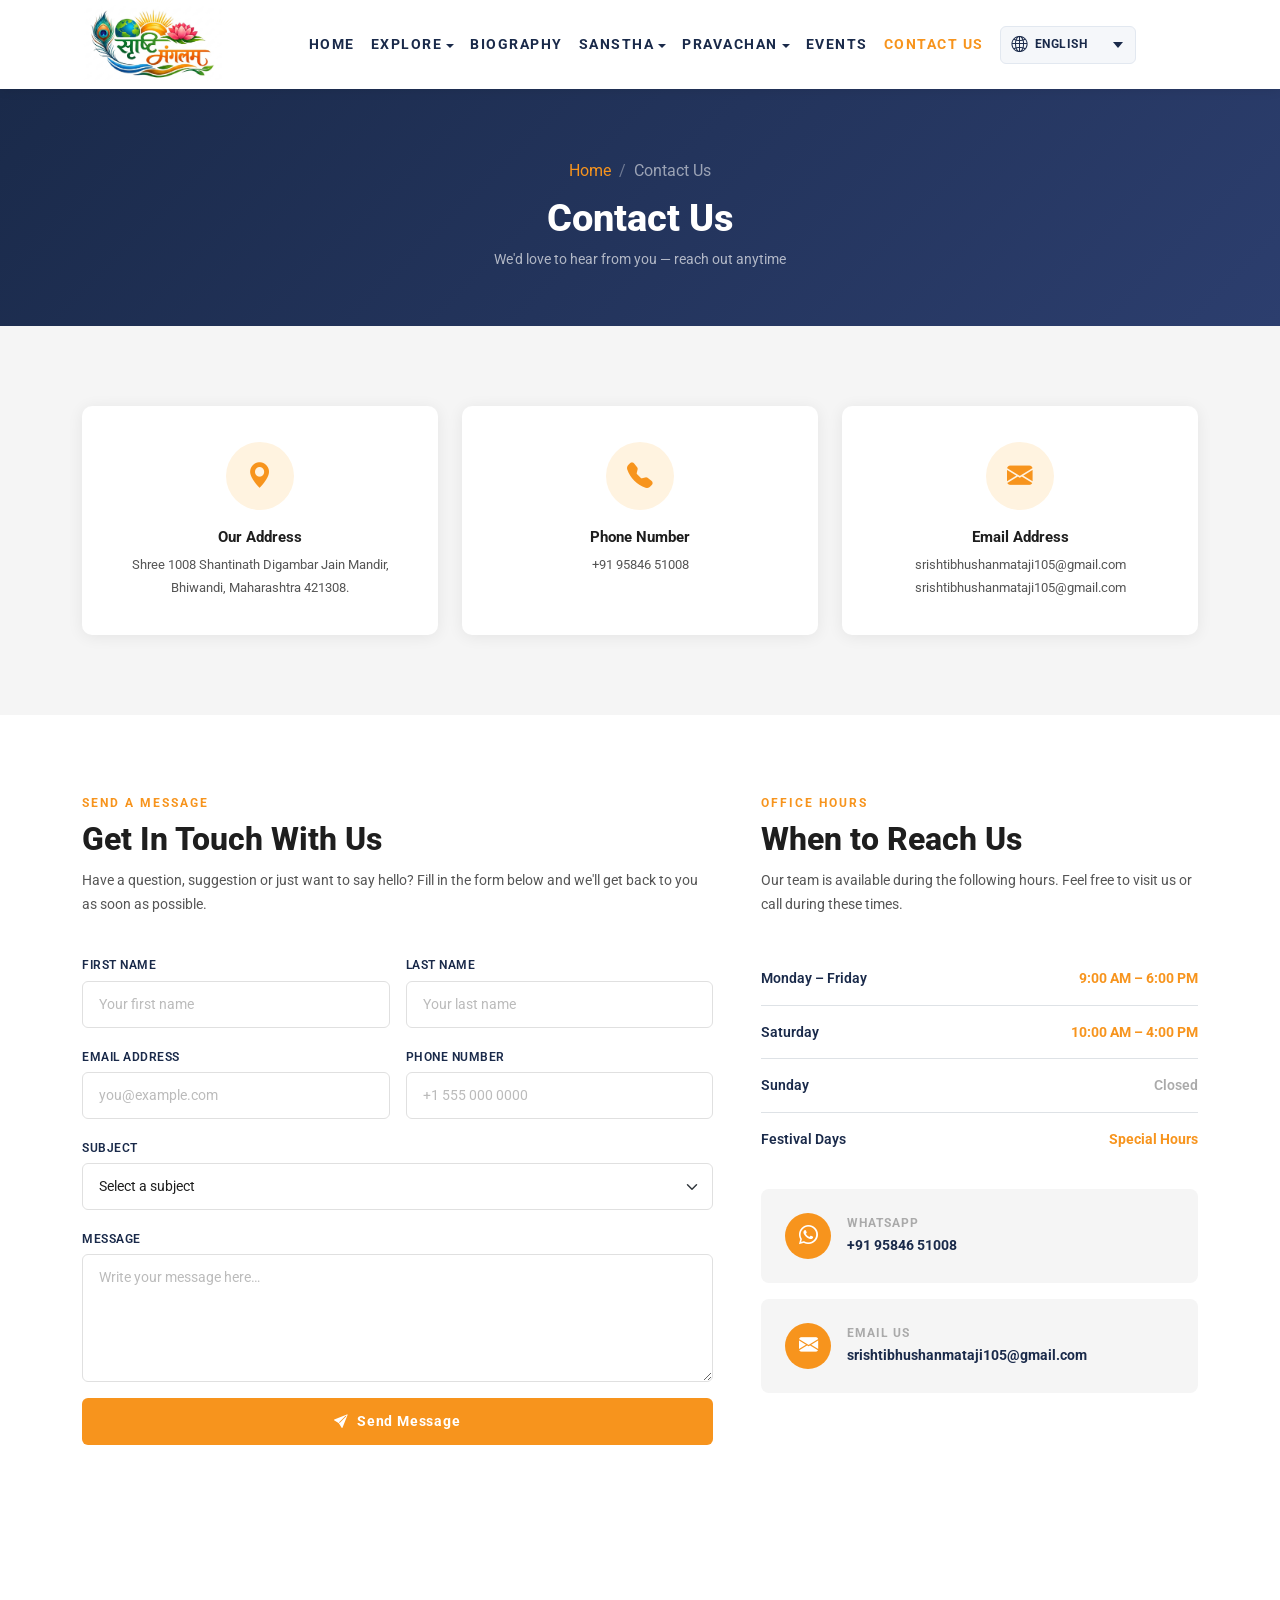
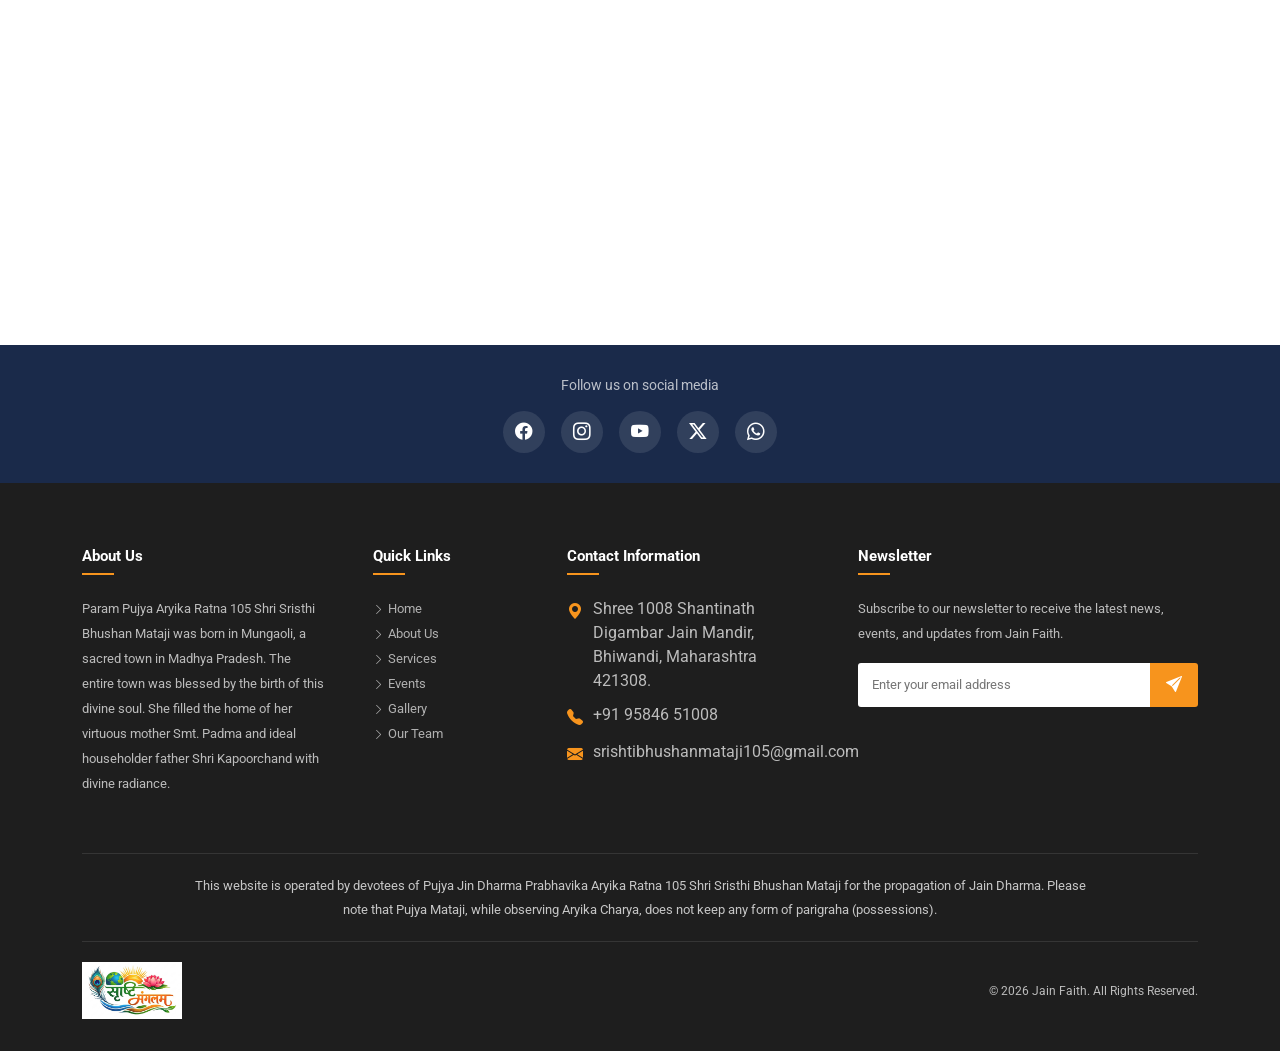
<file: contact.html>
<!DOCTYPE html>
<html lang="en">
<head>
  <meta charset="UTF-8" />
  <meta name="viewport" content="width=device-width, initial-scale=1.0" />
  <title>Contact: Srishti Bhushan Mataji</title>
  <link rel="icon" type="image/jpeg" href="assets/images/logo/logo.jpeg" />

  <link href="https://cdn.jsdelivr.net/npm/bootstrap@5.3.3/dist/css/bootstrap.min.css" rel="stylesheet" />
  <link href="https://cdn.jsdelivr.net/npm/bootstrap-icons@1.11.3/font/bootstrap-icons.min.css" rel="stylesheet" />
  <link rel="preconnect" href="https://fonts.googleapis.com" />
  <link rel="preconnect" href="https://fonts.gstatic.com" crossorigin />
  <link href="https://fonts.googleapis.com/css2?family=Roboto:ital,wght@0,100..900;1,100..900&display=swap" rel="stylesheet" />
  <link href="https://fonts.googleapis.com/css2?family=Noto+Sans+Devanagari:wght@400;500;600;700&display=swap" rel="stylesheet" />
  <link href="assets/css/lang-switcher.css" rel="stylesheet" />
  <link href="assets/css/sanstha-menu.css" rel="stylesheet" />
  <script>document.documentElement.lang=localStorage.getItem('site-lang')||'en';</script>

  <style>
    :root {
      --orange: #f7941d;
      --dark:   #1e1e1e;
      --navy:   #1a2a4a;
      --gray-bg:#f5f5f5;
      --text:   #555;
    }

    * { box-sizing: border-box; }
    body { font-family: 'Roboto', 'Noto Sans Devanagari', sans-serif; font-optical-sizing: auto; font-variation-settings: "wdth" 100; color: var(--text); overflow-x: hidden; }
    a    { text-decoration: none; }
    h1,h2,h3,h4,h5 { color: var(--dark); }

    /* ── Navbar ── */
    .navbar {
      background: #fff;
      box-shadow: 0 2px 10px rgba(0,0,0,.08);
      padding: 0;
    }
    .navbar-brand img { width: 140px; height: auto; object-fit: contain; }
    .navbar-nav .nav-link {
      font-size: .85rem; font-weight: 700; color: var(--navy);
      padding: 28px 22px; letter-spacing: 1.5px;
      text-transform: uppercase; transition: color .2s;
    }
    .navbar-nav .nav-link:hover,
    .navbar-nav .nav-link.active { color: var(--orange); }
    .navbar-nav .dropdown-toggle::after { vertical-align: middle; margin-left: 4px; }
    .dropdown-menu {
      border: none; border-top: 3px solid var(--orange);
      border-radius: 0 0 4px 4px;
      box-shadow: 0 8px 24px rgba(0,0,0,.1);
      min-width: 180px; padding: 8px 0;
    }
    .dropdown-item {
      font-size: .78rem; font-weight: 600;
      letter-spacing: .8px; text-transform: uppercase;
      color: var(--navy); padding: 9px 20px;
      transition: color .2s, background .2s;
    }
    .dropdown-item:hover { color: var(--orange); background: #fdf6ee; }

    /* ── Page Hero ── */
    .page-hero {
      background: linear-gradient(135deg, var(--navy) 0%, #2c3e6e 100%);
      padding: 70px 0 55px;
      text-align: center;
    }
    .page-hero h1 { color: #fff; font-size: 2.4rem; font-weight: 800; margin-bottom: 8px; }
    .page-hero p  { color: rgba(255,255,255,.65); font-size: .9rem; margin: 0; }
    .breadcrumb   { background: transparent; justify-content: center; margin-bottom: 12px; }
    .breadcrumb-item a { color: var(--orange); }
    .breadcrumb-item.active { color: rgba(255,255,255,.55); }
    .breadcrumb-item + .breadcrumb-item::before { color: rgba(255,255,255,.35); }

    /* ── Info Cards ── */
    .contact-section { padding: 80px 0; background: var(--gray-bg); }

    .info-card {
      background: #fff;
      border-radius: 10px;
      padding: 36px 24px;
      text-align: center;
      box-shadow: 0 2px 16px rgba(0,0,0,.07);
      transition: transform .3s ease, box-shadow .3s ease;
      height: 100%;
    }
    .info-card:hover {
      transform: translateY(-6px);
      box-shadow: 0 10px 32px rgba(247,148,29,.18);
    }
    .info-card .icon-circle {
      width: 68px; height: 68px;
      background: #fff3e0;
      border-radius: 50%;
      display: flex; align-items: center; justify-content: center;
      margin: 0 auto 18px;
      font-size: 1.6rem;
      color: var(--orange);
      transition: background .3s, color .3s;
    }
    .info-card:hover .icon-circle { background: var(--orange); color: #fff; }
    .info-card h5 { font-size: .95rem; font-weight: 700; margin-bottom: 8px; }
    .info-card p  { font-size: .82rem; line-height: 1.7; margin: 0; }
    .info-card a  { color: var(--text); transition: color .2s; }
    .info-card a:hover { color: var(--orange); }

    /* ── Form Section ── */
    .form-section { padding: 80px 0; background: #fff; }

    .form-section .section-label {
      font-size: .72rem;
      font-weight: 700;
      letter-spacing: 2px;
      text-transform: uppercase;
      color: var(--orange);
      margin-bottom: 8px;
    }
    .form-section h2 {
      font-size: 2rem; font-weight: 800;
      margin-bottom: 10px;
    }
    .form-section .sub {
      font-size: .88rem; line-height: 1.7;
      margin-bottom: 36px;
    }

    .form-control, .form-select {
      border: 1px solid #e0e0e0;
      border-radius: 6px;
      padding: 12px 16px;
      font-size: .85rem;
      font-family: 'Roboto', 'Noto Sans Devanagari', sans-serif;
      color: var(--dark);
      transition: border-color .2s, box-shadow .2s;
    }
    .form-control:focus, .form-select:focus {
      border-color: var(--orange);
      box-shadow: 0 0 0 3px rgba(247,148,29,.15);
      outline: none;
    }
    .form-control::placeholder { color: #bbb; }
    .form-label {
      font-size: .78rem; font-weight: 600;
      letter-spacing: .5px; text-transform: uppercase;
      color: var(--navy); margin-bottom: 6px;
    }

    .btn-submit {
      background: var(--orange);
      color: #fff; border: none;
      border-radius: 6px;
      padding: 13px 40px;
      font-size: .85rem; font-weight: 700;
      letter-spacing: .8px;
      transition: background .25s, transform .2s;
      width: 100%;
    }
    .btn-submit:hover { background: #e0840f; transform: translateY(-2px); color: #fff; }

    /* success message */
    .success-msg {
      display: none;
      background: #e8f8f0;
      border: 1px solid #a3d9b8;
      border-radius: 6px;
      padding: 14px 20px;
      font-size: .85rem;
      color: #1e7e4a;
      margin-top: 18px;
    }

    /* ── Map Section ── */
    .map-section { padding: 0; line-height: 0; }
    .map-section iframe {
      width: 100%; height: 420px; border: none; display: block;
      filter: grayscale(20%);
    }

    /* ── Social Strip ── */
    .social-strip {
      background: var(--navy);
      padding: 30px 0;
      text-align: center;
    }
    .social-strip p {
      color: rgba(255,255,255,.7);
      font-size: .85rem; margin-bottom: 16px;
    }
    .social-strip .s-btn {
      display: inline-flex; align-items: center; justify-content: center;
      width: 42px; height: 42px;
      border-radius: 50%;
      background: rgba(255,255,255,.1);
      color: #fff; font-size: 1.1rem;
      margin: 0 6px;
      transition: background .25s, transform .25s;
    }
    .social-strip .s-btn:hover { background: var(--orange); transform: translateY(-3px); }

    /* ── Footer ── */
    .footer {
      background: #1e1e1e;
      color: rgba(255,255,255,.7);
      padding: 64px 0 32px;
    }
    .footer h5 {
      color: #fff; font-size: .95rem; font-weight: 700;
      margin-bottom: 22px; position: relative; padding-bottom: 10px;
    }
    .footer h5::after {
      content: ''; position: absolute; left: 0; bottom: 0;
      width: 32px; height: 2px; background: var(--orange);
    }
    .footer p, .footer li { font-size: .82rem; line-height: 1.9; }
    .footer ul { list-style: none; padding: 0; margin: 0; }
    .footer ul li a { color: rgba(255,255,255,.65); font-size: .82rem; transition: color .2s; }
    .footer ul li a:hover { color: var(--orange); }
    .footer .contact-item { display: flex; gap: 10px; align-items: flex-start; margin-bottom: 10px; }
    .footer .contact-item i { color: var(--orange); margin-top: 3px; flex-shrink: 0; }
    .newsletter-form { display: flex; margin-top: 14px; }
    .newsletter-form input {
      flex: 1; padding: 10px 14px; border: none;
      border-radius: 3px 0 0 3px; font-size: .82rem; outline: none;
    }
    .newsletter-form button {
      background: var(--orange); color: #fff; border: none;
      padding: 10px 16px; border-radius: 0 3px 3px 0;
      cursor: pointer; transition: background .2s;
    }
    .newsletter-form button:hover { background: #e0840f; }
    .footer-disclaimer {
      border-top: 1px solid rgba(255,255,255,.1);
      margin-top: 40px; padding-top: 20px;
      text-align: center;
    }
    .footer-disclaimer p {
      margin: 0 auto;
      font-size: .82rem; line-height: 1.8;
      color: rgba(255,255,255,.75);
      max-width: 900px;
    }
    .footer-bottom {
      border-top: 1px solid rgba(255,255,255,.1);
      margin-top: 20px; padding-top: 20px;
      display: flex; align-items: center;
      justify-content: space-between; flex-wrap: wrap; gap: 12px;
    }
    .footer-bottom p { margin: 0; font-size: .78rem; }
    .footer-logo { display: flex; align-items: center; gap: 8px; color: #fff; font-weight: 700; }
    .footer-logo img { width: 100px; height: auto; object-fit: contain; mix-blend-mode: lighten; }

    /* ── Animations ── */
    .anim-fade-up {
      opacity: 0; transform: translateY(40px);
      transition: opacity .6s ease, transform .6s ease;
    }
    .anim-fade-left {
      opacity: 0; transform: translateX(-45px);
      transition: opacity .65s ease, transform .65s ease;
    }
    .anim-fade-right {
      opacity: 0; transform: translateX(45px);
      transition: opacity .65s ease, transform .65s ease;
    }
    .anim-fade-up.animate-in,
    .anim-fade-left.animate-in,
    .anim-fade-right.animate-in { opacity: 1; transform: none; }
    [data-delay="1"] { transition-delay: .15s !important; }
    [data-delay="2"] { transition-delay: .30s !important; }
  </style>
</head>
<body data-i18n-title="title.contact">


<!-- ══════════════════════ NAVBAR ══════════════════════ -->
<nav class="navbar navbar-expand-lg sticky-top">
  <div class="container">
    <a class="navbar-brand" href="index.html">
      <img src="assets/images/logo/logo.jpeg" alt="Logo" />
    </a>
    <button class="navbar-toggler" type="button" data-bs-toggle="collapse" data-bs-target="#navMenu">
      <span class="navbar-toggler-icon"></span>
    </button>
    <div class="collapse navbar-collapse" id="navMenu">
      <ul class="navbar-nav mx-auto mb-2 mb-lg-0">
        <li class="nav-item"><a class="nav-link" href="index.html" data-i18n="nav.home">Home</a></li>
        <li class="nav-item dropdown">
          <a class="nav-link dropdown-toggle" href="#" data-bs-toggle="dropdown" data-i18n="nav.explore">Explore</a>
          <ul class="dropdown-menu">
            <li hidden><a class="dropdown-item" href="#" data-i18n="nav.sangh">Sangh</a></li>
            <li><a class="dropdown-item" href="chaturmas.html" data-i18n="nav.chaturmas">Chaturmas</a></li>
            <li hidden><a class="dropdown-item" href="#" data-i18n="nav.granth">Granth</a></li>
          </ul>
        </li>
        <li class="nav-item"><a class="nav-link" href="about.html" data-i18n="nav.biography">Biography</a></li>
        <li class="nav-item dropdown">
          <a class="nav-link dropdown-toggle" href="#" data-bs-toggle="dropdown" aria-expanded="false" data-i18n="nav.sanstha">Sanstha</a>
          <ul class="dropdown-menu sanstha-menu">
            <li><a class="dropdown-item" href="sristhi-mangalam-foundation.html" data-i18n="svc.madhuban.title">Sristhi Mangalam Foundation, Shikhar Ji Madhuban</a></li>
            <li><a class="dropdown-item" href="sristhi-mangalam-seva-samiti.html" data-i18n="svc.seva.title">Sristhi Mangalam Seva Samiti (Reg.)</a></li>
            <li><a class="dropdown-item" href="adinath-sristhi-dharma-prabhavana-samiti.html" data-i18n="svc.adinath.title">Shri Adinath Sristhi Dharma Prabhavana Samiti, Sammed Shikhar Ji</a></li>
            <li><a class="dropdown-item" href="sristhi-mangalam-samiti-mahavir-ji.html" data-i18n="svc.mahavir.title">Sristhi Mangalam Samiti, Shri Mahavir Ji</a></li>
            <li><a class="dropdown-item" href="aadi-sristhi-cancer-trust.html" data-i18n="svc.cancer.title">Aadi Sristhi Cancer Trust</a></li>
            <li><a class="dropdown-item" href="nijashray.html" data-i18n="svc.nijashray.title">Nijashray</a></li>
          </ul>
        </li>
        <li class="nav-item dropdown">
          <a class="nav-link dropdown-toggle" href="#" data-bs-toggle="dropdown" data-i18n="nav.pravachan">Pravachan</a>
          <ul class="dropdown-menu">
            <li><a class="dropdown-item" href="pravachan.html?tab=video" data-i18n="nav.video">Video</a></li>
            <li><a class="dropdown-item" href="pravachan.html?tab=shorts" data-i18n="nav.shorts">Shorts</a></li>
          </ul>
        </li>
        <li class="nav-item"><a class="nav-link" href="events.html" data-i18n="nav.events">Events</a></li>
        <li class="nav-item"><a class="nav-link active" href="contact.html" data-i18n="nav.contact">Contact Us</a></li>
        <li class="nav-item lang-switcher">
          <div class="lang-select-wrap">
            <i class="bi bi-globe2" aria-hidden="true"></i>
            <select id="langSelect" class="lang-select" aria-label="Select language">
              <option value="en">English</option>
              <option value="hi">हिंदी</option>
            </select>
          </div>
        </li>
      </ul>
    </div>
  </div>
</nav>

<!-- ══════════════════════ PAGE HERO ══════════════════════ -->
<section class="page-hero">
  <div class="container">
    <nav aria-label="breadcrumb">
      <ol class="breadcrumb">
        <li class="breadcrumb-item"><a href="index.html" data-i18n="nav.home">Home</a></li>
        <li class="breadcrumb-item active" data-i18n="breadcrumb.contact">Contact Us</li>
      </ol>
    </nav>
    <h1 data-i18n="nav.contact">Contact Us</h1>
    <p data-i18n="contact.heroSub">We'd love to hear from you — reach out anytime</p>
  </div>
</section>

<!-- ══════════════════════ INFO CARDS ══════════════════════ -->
<section class="contact-section">
  <div class="container">
    <div class="row g-4">

      <div class="col-md-4">
        <div class="info-card anim-fade-up">
          <div class="icon-circle"><i class="bi bi-geo-alt-fill"></i></div>
          <h5 data-i18n="contact.address">Our Address</h5>
          <p data-i18n="site.address"></p>
        </div>
      </div>

      <div class="col-md-4">
        <div class="info-card anim-fade-up" data-delay="1">
          <div class="icon-circle"><i class="bi bi-telephone-fill"></i></div>
          <h5 data-i18n="contact.phone">Phone Number</h5>
          <p>
            <a data-config-tel="phone" data-config-text="phone"></a><br />
            <!-- <a href="tel:+15559876543">+1 (555) 987-6543</a> -->
          </p>
        </div>
      </div>

      <div class="col-md-4">
        <div class="info-card anim-fade-up" data-delay="2">
          <div class="icon-circle"><i class="bi bi-envelope-fill"></i></div>
          <h5 data-i18n="contact.email">Email Address</h5>
          <p>
            <a data-config-mailto="email" data-config-text="email"></a><br />
            <a data-config-mailto="supportEmail" data-config-text="supportEmail"></a>
          </p>
        </div>
      </div>

    </div>
  </div>
</section>

<!-- ══════════════════════ FORM + HOURS ══════════════════════ -->
<section class="form-section">
  <div class="container">
    <div class="row g-5 align-items-start">

      <!-- Contact Form -->
      <div class="col-lg-7 anim-fade-left">
        <p class="section-label" data-i18n="contact.sendLabel">Send a Message</p>
        <h2 data-i18n="contact.formTitle">Get In Touch With Us</h2>
        <p class="sub" data-i18n="contact.formSub">Have a question, suggestion or just want to say hello? Fill in the form below and we'll get back to you as soon as possible.</p>

        <form id="contactForm" novalidate>
          <div class="row g-3">

            <div class="col-sm-6">
              <label class="form-label" data-i18n="contact.firstName">First Name</label>
              <input type="text" class="form-control" data-i18n-placeholder="contact.ph.firstName" placeholder="Your first name" required />
            </div>
            <div class="col-sm-6">
              <label class="form-label" data-i18n="contact.lastName">Last Name</label>
              <input type="text" class="form-control" data-i18n-placeholder="contact.ph.lastName" placeholder="Your last name" required />
            </div>

            <div class="col-sm-6">
              <label class="form-label" data-i18n="contact.emailLabel">Email Address</label>
              <input type="email" class="form-control" data-i18n-placeholder="contact.ph.email" placeholder="you@example.com" required />
            </div>
            <div class="col-sm-6">
              <label class="form-label" data-i18n="contact.phoneLabel">Phone Number</label>
              <input type="tel" class="form-control" data-i18n-placeholder="contact.ph.phone" placeholder="+1 555 000 0000" />
            </div>

            <div class="col-12">
              <label class="form-label" data-i18n="contact.subject">Subject</label>
              <select class="form-select">
                <option value="" disabled selected data-i18n="contact.opt.select">Select a subject</option>
                <option data-i18n="contact.opt.general">General Inquiry</option>
                <option data-i18n="contact.opt.events">Events & Festivals</option>
                <!-- <option data-i18n="contact.opt.membership">Membership</option> -->
                <option data-i18n="contact.opt.volunteer">Volunteer</option>
                <option data-i18n="contact.opt.donation">Donation</option>
                <option data-i18n="contact.opt.other">Other</option>
              </select>
            </div>

            <div class="col-12">
              <label class="form-label" data-i18n="contact.message">Message</label>
              <textarea class="form-control" rows="5" data-i18n-placeholder="contact.ph.message" placeholder="Write your message here…" required></textarea>
            </div>

            <div class="col-12">
              <button type="submit" class="btn btn-submit">
                <i class="bi bi-send-fill me-2"></i><span data-i18n="contact.btnSend">Send Message</span>
              </button>
            </div>

          </div>
        </form>

        <div class="success-msg" id="successMsg">
          <i class="bi bi-check-circle-fill me-2"></i>
          <span data-i18n="contact.success">Thank you! Your message has been sent. We'll get back to you soon.</span>
        </div>
      </div>

      <!-- Office Hours + Quick Info -->
      <div class="col-lg-5 anim-fade-right">
        <p class="section-label" data-i18n="contact.hoursLabel">Office Hours</p>
        <h2 data-i18n="contact.hoursTitle">When to Reach Us</h2>
        <p class="sub" data-i18n="contact.hoursSub">Our team is available during the following hours. Feel free to visit us or call during these times.</p>

        <ul class="list-unstyled mb-4">
          <li class="d-flex justify-content-between py-3 border-bottom">
            <span style="font-weight:600; font-size:.85rem; color:var(--navy)" data-i18n="contact.day.monFri">Monday – Friday</span>
            <span style="font-size:.85rem; color:var(--orange); font-weight:700">9:00 AM – 6:00 PM</span>
          </li>
          <li class="d-flex justify-content-between py-3 border-bottom">
            <span style="font-weight:600; font-size:.85rem; color:var(--navy)" data-i18n="contact.day.sat">Saturday</span>
            <span style="font-size:.85rem; color:var(--orange); font-weight:700">10:00 AM – 4:00 PM</span>
          </li>
          <li class="d-flex justify-content-between py-3 border-bottom">
            <span style="font-weight:600; font-size:.85rem; color:var(--navy)" data-i18n="contact.day.sun">Sunday</span>
            <span style="font-size:.85rem; color:#aaa; font-weight:600" data-i18n="contact.hours.closed">Closed</span>
          </li>
          <li class="d-flex justify-content-between py-3">
            <span style="font-weight:600; font-size:.85rem; color:var(--navy)" data-i18n="contact.day.festival">Festival Days</span>
            <span style="font-size:.85rem; color:var(--orange); font-weight:700" data-i18n="contact.hours.special">Special Hours</span>
          </li>
        </ul>

        <!-- Quick contact boxes -->
        <div class="p-4 rounded-3 mb-3" style="background:var(--gray-bg);">
          <div class="d-flex align-items-center gap-3">
            <div style="width:46px;height:46px;background:var(--orange);border-radius:50%;display:flex;align-items:center;justify-content:center;color:#fff;font-size:1.2rem;flex-shrink:0;">
              <i class="bi bi-whatsapp"></i>
            </div>
            <div>
              <div style="font-size:.72rem;font-weight:700;letter-spacing:1px;text-transform:uppercase;color:#aaa;" data-i18n="contact.whatsapp">WhatsApp</div>
              <a data-config-wa="whatsapp" data-config-text="whatsapp" style="font-size:.9rem;font-weight:700;color:var(--navy);"></a>
            </div>
          </div>
        </div>

        <div class="p-4 rounded-3" style="background:var(--gray-bg);">
          <div class="d-flex align-items-center gap-3">
            <div style="width:46px;height:46px;background:var(--orange);border-radius:50%;display:flex;align-items:center;justify-content:center;color:#fff;font-size:1.2rem;flex-shrink:0;">
              <i class="bi bi-envelope-fill"></i>
            </div>
            <div>
              <div style="font-size:.72rem;font-weight:700;letter-spacing:1px;text-transform:uppercase;color:#aaa;" data-i18n="contact.emailUs">Email Us</div>
              <a data-config-mailto="email" data-config-text="email" style="font-size:.9rem;font-weight:700;color:var(--navy);"></a>
            </div>
          </div>
        </div>

      </div>
    </div>
  </div>
</section>

<!-- ══════════════════════ MAP ══════════════════════ -->
<div class="map-section">
  <iframe
    data-config-src="mapEmbedUrl"
    allowfullscreen loading="lazy" referrerpolicy="no-referrer-when-downgrade"
    title="Location map">
  </iframe>
</div>

<!-- ══════════════════════ SOCIAL STRIP ══════════════════════ -->
<div class="social-strip">
  <p data-i18n="contact.social">Follow us on social media</p>
  <a href="#" class="s-btn"><i class="bi bi-facebook"></i></a>
  <a href="https://www.instagram.com/aadi_srashti_prabhavna/" data-config-href="instagram" class="s-btn" target="_blank" rel="noopener noreferrer" aria-label="Instagram"><i class="bi bi-instagram"></i></a>
  <a href="https://www.youtube.com/@Srishti_mangalam" data-config-href="youtube" class="s-btn" target="_blank" rel="noopener noreferrer" aria-label="YouTube"><i class="bi bi-youtube"></i></a>
  <a href="#" class="s-btn"><i class="bi bi-twitter-x"></i></a>
  <a href="#" class="s-btn"><i class="bi bi-whatsapp"></i></a>
</div>

<!-- ══════════════════════ FOOTER ══════════════════════ -->
<footer class="footer">
  <div class="container">
    <div class="row g-5">
      <div class="col-lg-3 col-md-6">
        <h5 data-i18n="footer.aboutTitle">About Us</h5>
        <p data-i18n="footer.aboutText">Param Pujya Aryika Ratna 105 Shri Sristhi Bhushan Mataji was born in Mungaoli, a sacred town in Madhya Pradesh. The entire town was blessed by the birth of this divine soul. She filled the home of her virtuous mother Smt. Padma and ideal householder father Shri Kapoorchand with divine radiance.</p>
      </div>
      <div class="col-lg-2 col-md-6">
        <h5 data-i18n="footer.quickLinks">Quick Links</h5>
        <ul>
          <li><a href="index.html"><i class="bi bi-chevron-right me-1" style="font-size:.7rem"></i><span data-i18n="footer.link.home">Home</span></a></li>
          <li><a href="about.html"><i class="bi bi-chevron-right me-1" style="font-size:.7rem"></i><span data-i18n="footer.link.about">About Us</span></a></li>
          <li><a href="sanstha.html#services"><i class="bi bi-chevron-right me-1" style="font-size:.7rem"></i><span data-i18n="footer.link.services">Services</span></a></li>
          <li><a href="events.html"><i class="bi bi-chevron-right me-1" style="font-size:.7rem"></i><span data-i18n="footer.link.blog">Events</span></a></li>
          <li><a href="index.html#gallery"><i class="bi bi-chevron-right me-1" style="font-size:.7rem"></i><span data-i18n="footer.link.gallery">Gallery</span></a></li>
          <li><a href="index.html#team"><i class="bi bi-chevron-right me-1" style="font-size:.7rem"></i><span data-i18n="footer.link.team">Our Team</span></a></li>
        </ul>
      </div>
      <div class="col-lg-3 col-md-6">
        <h5 data-i18n="footer.contactInfo">Contact Information</h5>
        <div class="contact-item"><i class="bi bi-geo-alt-fill"></i><span data-i18n="site.address"></span></div>
        <div class="contact-item"><i class="bi bi-telephone-fill"></i><span data-config-text="phone"></span></div>
        <div class="contact-item"><i class="bi bi-envelope-fill"></i><span data-config-text="email"></span></div>
      </div>
      <div class="col-lg-4 col-md-6">
        <h5 data-i18n="footer.newsletter">Newsletter</h5>
        <p data-i18n="footer.newsletterText">Subscribe to our newsletter to receive the latest news, events, and updates from Jain Faith.</p>
        <div class="newsletter-form">
          <input type="email" data-i18n-placeholder="footer.ph.email" placeholder="Enter your email address" />
          <button type="submit"><i class="bi bi-send-fill"></i></button>
        </div>
      </div>
    </div>
    <div class="footer-disclaimer">
      <p data-i18n="footer.disclaimer">यह वेबसाइट पूज्य जिनधर्म प्रभाविका आर्यिका रत्न 105 श्री सृष्टि भूषण माता जी के भक्तों द्वारा जिन धर्म की प्रभावना हेतु चलाई जा रही है। ध्यान रहे, पूज्य माता जी आर्यिका चर्या पालन करते हुए किसी भी प्रकार के परिग्रह को अपने पास नहीं रखती हैं।</p>
    </div>
    <div class="footer-bottom">
      <div class="footer-logo">
        <img src="assets/images/logo/logo.jpeg" alt="Logo" />
      </div>
      <p data-i18n="footer.copyright">&copy; 2026 Jain Faith. All Rights Reserved.</p>
    </div>
  </div>
</footer>

<script src="https://cdn.jsdelivr.net/npm/bootstrap@5.3.3/dist/js/bootstrap.bundle.min.js"></script>
<script src="assets/js/site-config.js"></script>
<script src="assets/js/translations.js"></script>
<script src="assets/js/biography.js"></script>
<script src="assets/js/i18n.js"></script>
<script>
  /* Scroll animations */
  const observer = new IntersectionObserver((entries) => {
    entries.forEach(e => {
      if (e.isIntersecting) { e.target.classList.add('animate-in'); observer.unobserve(e.target); }
    });
  }, { threshold: 0.15 });
  document.querySelectorAll('.anim-fade-up, .anim-fade-left, .anim-fade-right')
    .forEach(el => observer.observe(el));

  /* Form submit demo */
  document.getElementById('contactForm').addEventListener('submit', function (e) {
    e.preventDefault();
    document.getElementById('successMsg').style.display = 'block';
    this.reset();
    setTimeout(() => { document.getElementById('successMsg').style.display = 'none'; }, 5000);
  });
</script>
</body>
</html>
</file>
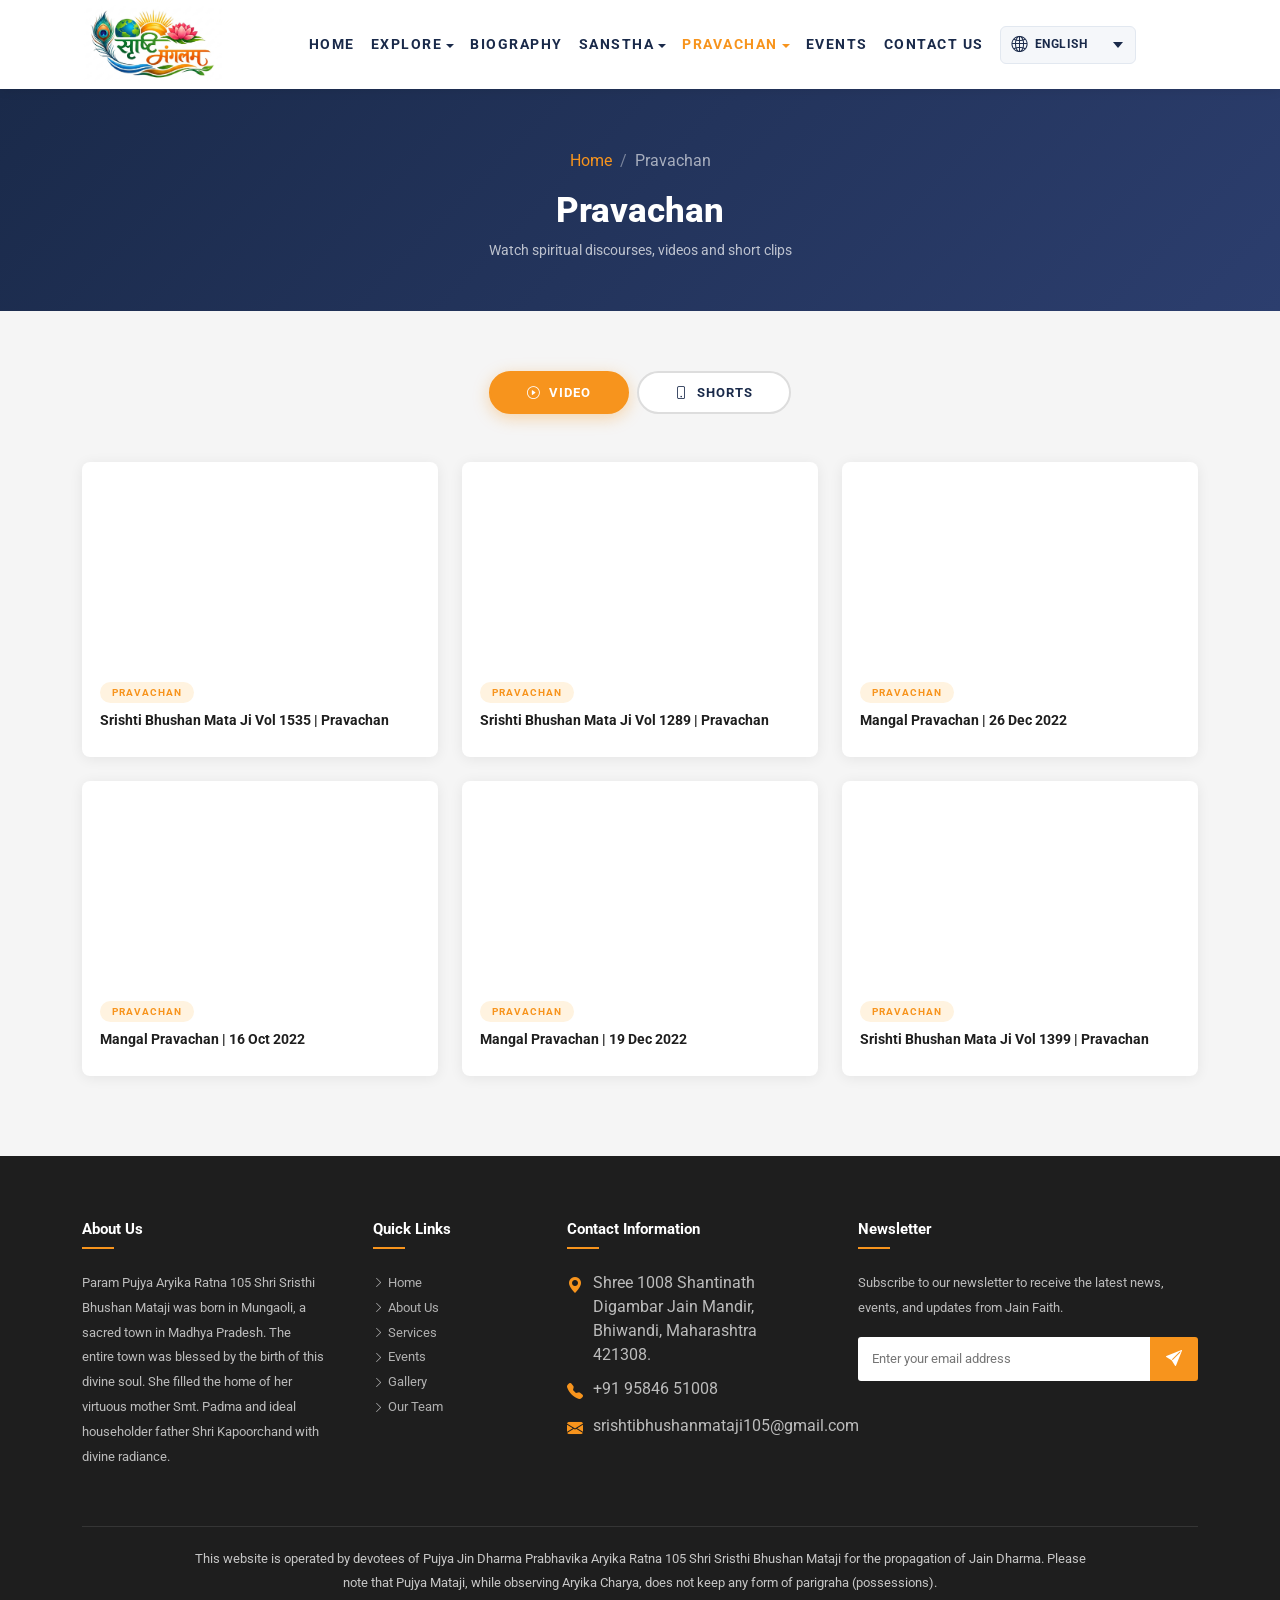
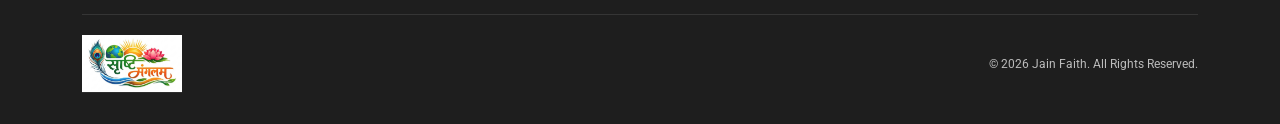
<file: pravachan.html>
<!DOCTYPE html>
<html lang="en">
<head>
  <meta charset="UTF-8" />
  <meta name="viewport" content="width=device-width, initial-scale=1.0" />
  <title>Srishti Bhushan Mataji</title>
  <link rel="icon" type="image/jpeg" href="assets/images/logo/logo.jpeg" />

  <link href="https://cdn.jsdelivr.net/npm/bootstrap@5.3.3/dist/css/bootstrap.min.css" rel="stylesheet" />
  <link href="https://cdn.jsdelivr.net/npm/bootstrap-icons@1.11.3/font/bootstrap-icons.min.css" rel="stylesheet" />
  <link rel="preconnect" href="https://fonts.googleapis.com" />
  <link rel="preconnect" href="https://fonts.gstatic.com" crossorigin />
  <link href="https://fonts.googleapis.com/css2?family=Roboto:ital,wght@0,100..900;1,100..900&display=swap" rel="stylesheet" />
  <link href="https://fonts.googleapis.com/css2?family=Noto+Sans+Devanagari:wght@400;500;600;700&display=swap" rel="stylesheet" />
  <link href="assets/css/lang-switcher.css" rel="stylesheet" />
  <link href="assets/css/sanstha-menu.css" rel="stylesheet" />
  <script src="assets/js/language-init.js"></script>

  <link href="assets/css/pravachan.css" rel="stylesheet" />
</head>
<body data-i18n-title="title.pravachan">


<!-- ═══════════════ NAVBAR ═══════════════ -->
<nav class="navbar navbar-expand-lg sticky-top">
  <div class="container">
    <a class="navbar-brand" href="index.html">
      <img src="assets/images/logo/logo.jpeg" alt="Logo" />
    </a>
    <button class="navbar-toggler" type="button" data-bs-toggle="collapse" data-bs-target="#navMenu">
      <span class="navbar-toggler-icon"></span>
    </button>
    <div class="collapse navbar-collapse" id="navMenu">
      <ul class="navbar-nav mx-auto mb-2 mb-lg-0">
        <li class="nav-item"><a class="nav-link" href="index.html" data-i18n="nav.home">Home</a></li>
        <li class="nav-item dropdown">
          <a class="nav-link dropdown-toggle" href="#" data-bs-toggle="dropdown" data-i18n="nav.explore">Explore</a>
          <ul class="dropdown-menu">
            <li hidden><a class="dropdown-item" href="#" data-i18n="nav.sangh">Sangh</a></li>
            <li><a class="dropdown-item" href="chaturmas.html" data-i18n="nav.chaturmas">Chaturmas</a></li>
            <li hidden><a class="dropdown-item" href="#" data-i18n="nav.granth">Granth</a></li>
          </ul>
        </li>
        <li class="nav-item"><a class="nav-link" href="about.html" data-i18n="nav.biography">Biography</a></li>
        <li class="nav-item dropdown">
          <a class="nav-link dropdown-toggle" href="#" data-bs-toggle="dropdown" aria-expanded="false" data-i18n="nav.sanstha">Sanstha</a>
          <ul class="dropdown-menu sanstha-menu">
            <li><a class="dropdown-item" href="sristhi-mangalam-foundation.html" data-i18n="svc.madhuban.title">Sristhi Mangalam Foundation, Shikhar Ji Madhuban</a></li>
            <li><a class="dropdown-item" href="sristhi-mangalam-seva-samiti.html" data-i18n="svc.seva.title">Sristhi Mangalam Seva Samiti (Reg.)</a></li>
            <li><a class="dropdown-item" href="adinath-sristhi-dharma-prabhavana-samiti.html" data-i18n="svc.adinath.title">Shri Adinath Sristhi Dharma Prabhavana Samiti, Sammed Shikhar Ji</a></li>
            <li><a class="dropdown-item" href="sristhi-mangalam-samiti-mahavir-ji.html" data-i18n="svc.mahavir.title">Sristhi Mangalam Samiti, Shri Mahavir Ji</a></li>
            <li><a class="dropdown-item" href="aadi-sristhi-cancer-trust.html" data-i18n="svc.cancer.title">Aadi Sristhi Cancer Trust</a></li>
            <li><a class="dropdown-item" href="nijashray.html" data-i18n="svc.nijashray.title">Nijashray</a></li>
          </ul>
        </li>
        <li class="nav-item dropdown">
          <a class="nav-link dropdown-toggle active" href="#" data-bs-toggle="dropdown" data-i18n="nav.pravachan">Pravachan</a>
          <ul class="dropdown-menu">
            <li><a class="dropdown-item" href="pravachan.html?tab=video" data-i18n="nav.video">Video</a></li>
            <li><a class="dropdown-item" href="pravachan.html?tab=shorts" data-i18n="nav.shorts">Shorts</a></li>
          </ul>
        </li>
        <li class="nav-item"><a class="nav-link" href="events.html" data-i18n="nav.events">Events</a></li>
        <li class="nav-item"><a class="nav-link" href="contact.html" data-i18n="nav.contact">Contact Us</a></li>
        <li class="nav-item lang-switcher">
          <div class="lang-select-wrap">
            <i class="bi bi-globe2" aria-hidden="true"></i>
            <select id="langSelect" class="lang-select" aria-label="Select language">
              <option value="en">English</option>
              <option value="hi">हिंदी</option>
            </select>
          </div>
        </li>
      </ul>
    </div>
  </div>
</nav>

<!-- ═══════════════ PAGE HERO ═══════════════ -->
<section class="page-hero">
  <div class="container">
    <nav aria-label="breadcrumb" class="mb-3">
      <ol class="breadcrumb justify-content-center mb-0 pravachan-breadcrumb">
        <li class="breadcrumb-item"><a href="index.html" data-i18n="nav.home">Home</a></li>
        <li class="breadcrumb-item active" data-i18n="breadcrumb.pravachan">Pravachan</li>
      </ol>
    </nav>
    <h1 data-i18n="nav.pravachan">Pravachan</h1>
    <p data-i18n="prav.heroSub">Watch spiritual discourses, videos and short clips</p>
  </div>
</section>

<!-- ═══════════════ TABS ═══════════════ -->
<section class="pravachan-tabs">
  <div class="container">

    <!-- Tab Buttons -->
    <ul class="nav nav-tabs-custom" id="pravachanTab" role="tablist">
      <li class="nav-item" role="presentation">
        <button class="nav-link active" id="video-tab" data-bs-toggle="tab"
          data-bs-target="#videoPane" type="button" role="tab">
          <i class="bi bi-play-circle me-2"></i><span data-i18n="prav.tab.video">Video</span>
        </button>
      </li>
      <li class="nav-item" role="presentation">
        <button class="nav-link" id="shorts-tab" data-bs-toggle="tab"
          data-bs-target="#shortsPane" type="button" role="tab">
          <i class="bi bi-phone me-2"></i><span data-i18n="prav.tab.shorts">Shorts</span>
        </button>
      </li>
    </ul>

    <!-- Tab Content -->
    <div class="tab-content">

      <!-- ── VIDEO TAB ── -->
      <div class="tab-pane fade show active" id="videoPane" role="tabpanel">
        <div class="row g-4">

          <div class="col-lg-4 col-md-6">
            <div class="video-card">
              <div class="video-thumb">
                <iframe src="https://www.youtube.com/embed/6c4hjILI974"
                  title="Pravachan 1" allowfullscreen
                  referrerpolicy="origin"
                  allow="accelerometer; autoplay; clipboard-write; encrypted-media; gyroscope; picture-in-picture">
                </iframe>
              </div>
              <div class="card-body">
                <span class="badge-cat" data-i18n="prav.badge">Pravachan</span>
                <h6 data-i18n="prav.v1.title">Spiritual Discourse on Bhagavad Gita – Part 1</h6>
              </div>
            </div>
          </div>

          <div class="col-lg-4 col-md-6">
            <div class="video-card">
              <div class="video-thumb">
                <iframe src="https://www.youtube.com/embed/aJ6gXw2kQ5E"
                  title="Pravachan 2" allowfullscreen
                  referrerpolicy="origin"
                  allow="accelerometer; autoplay; clipboard-write; encrypted-media; gyroscope; picture-in-picture">
                </iframe>
              </div>
              <div class="card-body">
                <span class="badge-cat" data-i18n="prav.badge">Pravachan</span>
                <h6 data-i18n="prav.v2.title">The Path of Dharma – Teachings on Right Living</h6>
              </div>
            </div>
          </div>

          <div class="col-lg-4 col-md-6">
            <div class="video-card">
              <div class="video-thumb">
                <iframe src="https://www.youtube.com/embed/l58pBXStX_U"
                  title="Pravachan 3" allowfullscreen
                  referrerpolicy="origin"
                  allow="accelerometer; autoplay; clipboard-write; encrypted-media; gyroscope; picture-in-picture">
                </iframe>
              </div>
              <div class="card-body">
                <span class="badge-cat" data-i18n="prav.badge">Pravachan</span>
                <h6 data-i18n="prav.v3.title">Meaning of Moksha in Jain Philosophy</h6>
              </div>
            </div>
          </div>

          <div class="col-lg-4 col-md-6">
            <div class="video-card">
              <div class="video-thumb">
                <iframe src="https://www.youtube.com/embed/TcYBtFgJ_UQ"
                  title="Pravachan 4" allowfullscreen
                  referrerpolicy="origin"
                  allow="accelerometer; autoplay; clipboard-write; encrypted-media; gyroscope; picture-in-picture">
                </iframe>
              </div>
              <div class="card-body">
                <span class="badge-cat" data-i18n="prav.badge">Pravachan</span>
                <h6 data-i18n="prav.v4.title">Understanding the Upanishads – A Deep Dive</h6>
              </div>
            </div>
          </div>

          <div class="col-lg-4 col-md-6">
            <div class="video-card">
              <div class="video-thumb">
                <iframe src="https://www.youtube.com/embed/aumrDJtuyzw"
                  title="Pravachan 5" allowfullscreen
                  referrerpolicy="origin"
                  allow="accelerometer; autoplay; clipboard-write; encrypted-media; gyroscope; picture-in-picture">
                </iframe>
              </div>
              <div class="card-body">
                <span class="badge-cat" data-i18n="prav.badge">Pravachan</span>
                <h6 data-i18n="prav.v5.title">Daily Puja – Rituals and Their Significance</h6>
              </div>
            </div>
          </div>

          <div class="col-lg-4 col-md-6">
            <div class="video-card">
              <div class="video-thumb">
                <iframe src="https://www.youtube.com/embed/KN5voWAZPL4"
                  title="Pravachan 6" allowfullscreen
                  referrerpolicy="origin"
                  allow="accelerometer; autoplay; clipboard-write; encrypted-media; gyroscope; picture-in-picture">
                </iframe>
              </div>
              <div class="card-body">
                <span class="badge-cat" data-i18n="prav.badge">Pravachan</span>
                <h6 data-i18n="prav.v6.title">Stories from the Ramayana – Lessons for Life</h6>
              </div>
            </div>
          </div>

        </div>
      </div>

      <!-- ── SHORTS TAB ── -->
      <div class="tab-pane fade" id="shortsPane" role="tabpanel">
        <div class="row g-4 justify-content-center">

          <div class="col-lg-3 col-md-4 col-sm-6">
            <div class="short-card">
              <div class="short-thumb">
                <iframe src="https://www.youtube.com/embed/JnUB_9VXeJk"
                  title="Short 1" allowfullscreen
                  referrerpolicy="origin"
                  allow="accelerometer; autoplay; clipboard-write; encrypted-media; gyroscope; picture-in-picture">
                </iframe>
              </div>
              <div class="card-body">
                <h6 data-i18n="prav.s1.title">Om Namah Shivaya – Meaning</h6>
              </div>
            </div>
          </div>

          <div class="col-lg-3 col-md-4 col-sm-6">
            <div class="short-card">
              <div class="short-thumb">
                <iframe src="https://www.youtube.com/embed/sL4pfFnfthA"
                  title="Short 2" allowfullscreen
                  referrerpolicy="origin"
                  allow="accelerometer; autoplay; clipboard-write; encrypted-media; gyroscope; picture-in-picture">
                </iframe>
              </div>
              <div class="card-body">
                <h6 data-i18n="prav.s2.title">Why We Light a Diya Every Evening</h6>
              </div>
            </div>
          </div>

          <div class="col-lg-3 col-md-4 col-sm-6">
            <div class="short-card">
              <div class="short-thumb">
                <iframe src="https://www.youtube.com/embed/4BZQRE_C_-c"
                  title="Short 3" allowfullscreen
                  referrerpolicy="origin"
                  allow="accelerometer; autoplay; clipboard-write; encrypted-media; gyroscope; picture-in-picture">
                </iframe>
              </div>
              <div class="card-body">
                <h6 data-i18n="prav.s3.title">The Power of the Gayatri Mantra</h6>
              </div>
            </div>
          </div>

          <div class="col-lg-3 col-md-4 col-sm-6">
            <div class="short-card">
              <div class="short-thumb">
                <iframe src="https://www.youtube.com/embed/C4UJSLsUUaI"
                  title="Short 4" allowfullscreen
                  referrerpolicy="origin"
                  allow="accelerometer; autoplay; clipboard-write; encrypted-media; gyroscope; picture-in-picture">
                </iframe>
              </div>
              <div class="card-body">
                <h6 data-i18n="prav.s4.title">Karma – What Goes Around Comes Around</h6>
              </div>
            </div>
          </div>

          <div class="col-lg-3 col-md-4 col-sm-6">
            <div class="short-card">
              <div class="short-thumb">
                <iframe src="https://www.youtube.com/embed/TVe7T3JtU4k"
                  title="Short 5" allowfullscreen
                  referrerpolicy="origin"
                  allow="accelerometer; autoplay; clipboard-write; encrypted-media; gyroscope; picture-in-picture">
                </iframe>
              </div>
              <div class="card-body">
                <h6 data-i18n="prav.s5.title">Significance of Tulsi in Jain Worship</h6>
              </div>
            </div>
          </div>

          <div class="col-lg-3 col-md-4 col-sm-6">
            <div class="short-card">
              <div class="short-thumb">
                <iframe src="https://www.youtube.com/embed/HayprMSZ-MI"
                  title="Short 6" allowfullscreen
                  referrerpolicy="origin"
                  allow="accelerometer; autoplay; clipboard-write; encrypted-media; gyroscope; picture-in-picture">
                </iframe>
              </div>
              <div class="card-body">
                <h6 data-i18n="prav.s6.title">How to Do Pranayama – Breathing Exercise</h6>
              </div>
            </div>
          </div>

        </div>
      </div>

    </div><!-- /tab-content -->
  </div>
</section>

<!-- ═══════════════ FOOTER ═══════════════ -->
<footer class="footer">
  <div class="container">
    <div class="row g-5">
      <div class="col-lg-3 col-md-6">
        <h5 data-i18n="footer.aboutTitle">About Us</h5>
        <p data-i18n="footer.aboutText">Param Pujya Aryika Ratna 105 Shri Sristhi Bhushan Mataji was born in Mungaoli, a sacred town in Madhya Pradesh. The entire town was blessed by the birth of this divine soul. She filled the home of her virtuous mother Smt. Padma and ideal householder father Shri Kapoorchand with divine radiance.</p>
      </div>
      <div class="col-lg-2 col-md-6">
        <h5 data-i18n="footer.quickLinks">Quick Links</h5>
        <ul>
          <li><a href="index.html"><i class="bi bi-chevron-right me-1 footer-link-icon"></i><span data-i18n="footer.link.home">Home</span></a></li>
          <li><a href="about.html"><i class="bi bi-chevron-right me-1 footer-link-icon"></i><span data-i18n="footer.link.about">About Us</span></a></li>
          <li><a href="sanstha.html#services"><i class="bi bi-chevron-right me-1 footer-link-icon"></i><span data-i18n="footer.link.services">Services</span></a></li>
          <li><a href="events.html"><i class="bi bi-chevron-right me-1 footer-link-icon"></i><span data-i18n="footer.link.blog">Events</span></a></li>
          <li><a href="index.html#gallery"><i class="bi bi-chevron-right me-1 footer-link-icon"></i><span data-i18n="footer.link.gallery">Gallery</span></a></li>
          <li><a href="index.html#team"><i class="bi bi-chevron-right me-1 footer-link-icon"></i><span data-i18n="footer.link.team">Our Team</span></a></li>
        </ul>
      </div>
      <div class="col-lg-3 col-md-6">
        <h5 data-i18n="footer.contactInfo">Contact Information</h5>
        <div class="contact-item"><i class="bi bi-geo-alt-fill"></i><span data-i18n="site.address"></span></div>
        <div class="contact-item"><i class="bi bi-telephone-fill"></i><span data-config-text="phone"></span></div>
        <div class="contact-item"><i class="bi bi-envelope-fill"></i><span data-config-text="email"></span></div>
      </div>
      <div class="col-lg-4 col-md-6">
        <h5 data-i18n="footer.newsletter">Newsletter</h5>
        <p data-i18n="footer.newsletterText">Subscribe to our newsletter to receive the latest news, events, and updates from Jain Faith.</p>
        <div class="newsletter-form">
          <input type="email" data-i18n-placeholder="footer.ph.email" placeholder="Enter your email address" />
          <button type="submit"><i class="bi bi-send-fill"></i></button>
        </div>
      </div>
    </div>
    <div class="footer-disclaimer">
      <p data-i18n="footer.disclaimer">यह वेबसाइट पूज्य जिनधर्म प्रभाविका आर्यिका रत्न 105 श्री सृष्टि भूषण माता जी के भक्तों द्वारा जिन धर्म की प्रभावना हेतु चलाई जा रही है। ध्यान रहे, पूज्य माता जी आर्यिका चर्या पालन करते हुए किसी भी प्रकार के परिग्रह को अपने पास नहीं रखती हैं।</p>
    </div>
    <div class="footer-bottom">
      <div class="footer-logo">
        <img src="assets/images/logo/logo.jpeg" alt="Logo" />
      </div>
      <p data-i18n="footer.copyright">&copy; 2026 Jain Faith. All Rights Reserved.</p>
    </div>
  </div>
</footer>

<script src="https://cdn.jsdelivr.net/npm/bootstrap@5.3.3/dist/js/bootstrap.bundle.min.js"></script>
<script src="assets/js/site-config.js"></script>
<script src="assets/js/translations.js"></script>
<script src="assets/js/biography.js"></script>
<script src="assets/js/i18n.js"></script>

<script src="assets/js/pravachan.js"></script>
</body>
</html>
</file>
<file: assets/css/lang-switcher.css>
/* Language switcher in navbar */
.lang-switcher {
  display: flex;
  align-items: center;
  padding: 18px 0 18px 8px;
}

.lang-select-wrap {
  display: flex;
  align-items: center;
  gap: 8px;
  background: #f5f7fa;
  border: 1px solid #e2e8f0;
  border-radius: 6px;
  padding: 6px 12px 6px 10px;
  transition: border-color .2s, box-shadow .2s;
}

.lang-select-wrap:hover,
.lang-select-wrap:focus-within {
  border-color: var(--orange, #f7941d);
  box-shadow: 0 0 0 3px rgba(247, 148, 29, .12);
}

.lang-select-wrap i {
  color: #1a2a4a;
  font-size: 1rem;
  flex-shrink: 0;
}

.lang-select {
  border: none;
  background: transparent;
  font-family: 'Roboto', 'Noto Sans Devanagari', sans-serif;
  font-size: .78rem;
  font-weight: 700;
  letter-spacing: .5px;
  text-transform: uppercase;
  color: #1a2a4a;
  cursor: pointer;
  padding: 2px 20px 2px 0;
  outline: none;
  appearance: none;
  background-image: url("data:image/svg+xml,%3Csvg xmlns='http://www.w3.org/2000/svg' width='10' height='6' viewBox='0 0 10 6'%3E%3Cpath fill='%231a2a4a' d='M0 0l5 6 5-6z'/%3E%3C/svg%3E");
  background-repeat: no-repeat;
  background-position: right center;
  min-width: 88px;
}

html[lang="hi"] body {
  font-family: 'Roboto', 'Noto Sans Devanagari', sans-serif;
}

@media (max-width: 991px) {
  .lang-switcher {
    padding: 12px 22px;
  }
  .lang-select-wrap {
    width: 100%;
  }
  .lang-select {
    flex: 1;
    min-width: 0;
  }
}
</file>
<file: assets/css/sanstha-menu.css>
.navbar-nav .sanstha-menu {
  width: min(28rem, calc(100vw - 2rem));
}

.navbar-nav .sanstha-menu .dropdown-item {
  white-space: normal;
  overflow-wrap: anywhere;
  text-transform: none;
  line-height: 1.6;
}

.navbar-nav .sanstha-menu .dropdown-item.active {
  background: #fdf6ee;
  color: var(--orange, #f7941d);
}

@media (max-width: 991px) {
  .navbar-nav .sanstha-menu { width: 100%; }
}
</file>
<file: assets/css/pravachan.css>
:root {
      --orange: #f7941d;
      --dark:   #1e1e1e;
      --gray-bg:#f5f5f5;
      --text:   #555;
    }

    * { box-sizing: border-box; }
    body { font-family: 'Roboto', 'Noto Sans Devanagari', sans-serif; font-optical-sizing: auto; font-variation-settings: "wdth" 100; color: var(--text); overflow-x: hidden; }
    a    { text-decoration: none; }
    h1,h2,h3,h4,h5 { color: var(--dark); }

    /* ── Navbar ── */
    .navbar {
      background: #fff;
      box-shadow: 0 2px 10px rgba(0,0,0,.08);
      padding: 0;
    }
    .navbar-brand img { width: 140px; height: auto; object-fit: contain; }
    .navbar-nav .nav-link {
      font-size: .85rem; font-weight: 700; color: #1a2a4a;
      padding: 28px 22px; letter-spacing: 1.5px;
      text-transform: uppercase; transition: color .2s;
    }
    .navbar-nav .nav-link:hover,
    .navbar-nav .nav-link.active { color: var(--orange); }
    .navbar-nav .dropdown-toggle::after { vertical-align: middle; margin-left: 4px; }
    .dropdown-menu {
      border: none; border-top: 3px solid var(--orange);
      border-radius: 0 0 4px 4px;
      box-shadow: 0 8px 24px rgba(0,0,0,.1);
      min-width: 180px; padding: 8px 0;
    }
    .dropdown-item {
      font-size: .78rem; font-weight: 600;
      letter-spacing: .8px; text-transform: uppercase;
      color: #1a2a4a; padding: 9px 20px;
      transition: color .2s, background .2s;
    }
    .dropdown-item:hover { color: var(--orange); background: #fdf6ee; }

    /* ── Page Hero ── */
    .page-hero {
      background: linear-gradient(135deg, #1a2a4a 0%, #2c3e6e 100%);
      padding: 60px 0 50px;
      text-align: center;
      color: #fff;
    }
    .page-hero h1 { color: #fff; font-size: 2.2rem; font-weight: 800; margin-bottom: 8px; }
    .page-hero p  { color: rgba(255,255,255,.7); font-size: .9rem; margin: 0; }
    .breadcrumb-item a  { color: var(--orange); }
    .breadcrumb-item.active { color: rgba(255,255,255,.6); }
    .breadcrumb-item + .breadcrumb-item::before { color: rgba(255,255,255,.4); }

    /* ── Tab Nav ── */
    .pravachan-tabs {
      padding: 60px 0 80px;
      background: var(--gray-bg);
    }
    .nav-tabs-custom {
      border: none;
      justify-content: center;
      gap: 8px;
      margin-bottom: 48px;
    }
    .nav-tabs-custom .nav-link {
      border: 2px solid #ddd;
      border-radius: 40px;
      padding: 10px 36px;
      font-size: .8rem;
      font-weight: 700;
      letter-spacing: 1px;
      text-transform: uppercase;
      color: #1a2a4a;
      background: #fff;
      transition: all .25s;
    }
    .nav-tabs-custom .nav-link:hover {
      border-color: var(--orange);
      color: var(--orange);
    }
    .nav-tabs-custom .nav-link.active {
      background: var(--orange);
      border-color: var(--orange);
      color: #fff;
      box-shadow: 0 4px 16px rgba(247,148,29,.35);
    }

    /* ── Video Card ── */
    .video-card {
      background: #fff;
      border-radius: 8px;
      overflow: hidden;
      box-shadow: 0 2px 14px rgba(0,0,0,.07);
      transition: transform .3s ease, box-shadow .3s ease;
    }
    .video-card:hover {
      transform: translateY(-5px);
      box-shadow: 0 10px 30px rgba(0,0,0,.13);
    }
    .video-thumb {
      position: relative;
      overflow: hidden;
    }
    .video-thumb iframe {
      width: 100%;
      aspect-ratio: 16/9;
      display: block;
      border: none;
    }
    .youtube-file-warning { margin-bottom: 24px; }
    .youtube-file-fallback {
      width: 100%;
      aspect-ratio: 16/9;
      display: flex;
      align-items: center;
      justify-content: center;
      padding: 20px;
      background: #1e1e1e;
      color: #fff;
      text-align: center;
    }
    .youtube-file-fallback:hover { color: var(--orange); }
    .video-card .card-body { padding: 16px 18px 20px; }
    .video-card .badge-cat {
      font-size: .65rem;
      font-weight: 700;
      letter-spacing: 1px;
      text-transform: uppercase;
      background: #fff3e0;
      color: var(--orange);
      border-radius: 20px;
      padding: 3px 12px;
      display: inline-block;
      margin-bottom: 8px;
    }
    .video-card h6 {
      font-size: .9rem;
      font-weight: 700;
      margin-bottom: 6px;
      color: var(--dark);
      line-height: 1.4;
    }
    .video-card .meta {
      font-size: .72rem;
      color: #aaa;
    }
    .video-card .meta i { color: var(--orange); margin-right: 4px; }

    /* ── Shorts Card ── */
    .short-card {
      background: #fff;
      border-radius: 8px;
      overflow: hidden;
      box-shadow: 0 2px 14px rgba(0,0,0,.07);
      transition: transform .3s ease, box-shadow .3s ease;
    }
    .short-card:hover {
      transform: translateY(-5px);
      box-shadow: 0 10px 30px rgba(0,0,0,.13);
    }
    .short-card .short-thumb {
      position: relative;
      overflow: hidden;
    }
    .short-card .short-thumb iframe {
      width: 100%;
      aspect-ratio: 9/16;
      display: block;
      border: none;
    }
    .short-thumb .youtube-file-fallback { aspect-ratio: 9/16; }
    .short-card .card-body { padding: 14px 16px 18px; }
    .short-card h6 {
      font-size: .85rem;
      font-weight: 700;
      color: var(--dark);
      margin-bottom: 4px;
    }
    .short-card .meta { font-size: .7rem; color: #aaa; }
    .short-card .meta i { color: var(--orange); }

    /* ── Footer ── */
    .footer {
      background: #1e1e1e;
      color: rgba(255,255,255,.7);
      padding: 64px 0 32px;
    }
    .footer h5 {
      color: #fff; font-size: .95rem; font-weight: 700;
      margin-bottom: 22px; position: relative; padding-bottom: 10px;
    }
    .footer h5::after {
      content: ''; position: absolute; left: 0; bottom: 0;
      width: 32px; height: 2px; background: var(--orange);
    }
    .footer p, .footer li { font-size: .82rem; line-height: 1.9; }
    .footer ul { list-style: none; padding: 0; margin: 0; }
    .footer ul li a { color: rgba(255,255,255,.65); font-size: .82rem; transition: color .2s; }
    .footer ul li a:hover { color: var(--orange); }
    .footer .contact-item { display: flex; gap: 10px; align-items: flex-start; margin-bottom: 10px; }
    .footer .contact-item i { color: var(--orange); margin-top: 3px; flex-shrink: 0; }
    .newsletter-form { display: flex; margin-top: 14px; }
    .newsletter-form input {
      flex: 1; padding: 10px 14px; border: none;
      border-radius: 3px 0 0 3px; font-size: .82rem; outline: none;
    }
    .newsletter-form button {
      background: var(--orange); color: #fff; border: none;
      padding: 10px 16px; border-radius: 0 3px 3px 0;
      cursor: pointer; transition: background .2s;
    }
    .newsletter-form button:hover { background: #e0840f; }
    .footer-disclaimer {
      border-top: 1px solid rgba(255,255,255,.1);
      margin-top: 40px; padding-top: 20px;
      text-align: center;
    }
    .footer-disclaimer p {
      margin: 0 auto;
      font-size: .82rem; line-height: 1.8;
      color: rgba(255,255,255,.75);
      max-width: 900px;
    }
    .footer-bottom {
      border-top: 1px solid rgba(255,255,255,.1);
      margin-top: 20px; padding-top: 20px;
      display: flex; align-items: center;
      justify-content: space-between; flex-wrap: wrap; gap: 12px;
    }
    .footer-bottom p { margin: 0; font-size: .78rem; }
    .footer-logo { display: flex; align-items: center; gap: 8px; color: #fff; font-weight: 700; }
    .footer-logo img { width: 100px; height: auto; object-fit: contain; mix-blend-mode: lighten; }

    .pravachan-breadcrumb { background: transparent; }
    .footer-link-icon { font-size: .7rem; }
</file>
